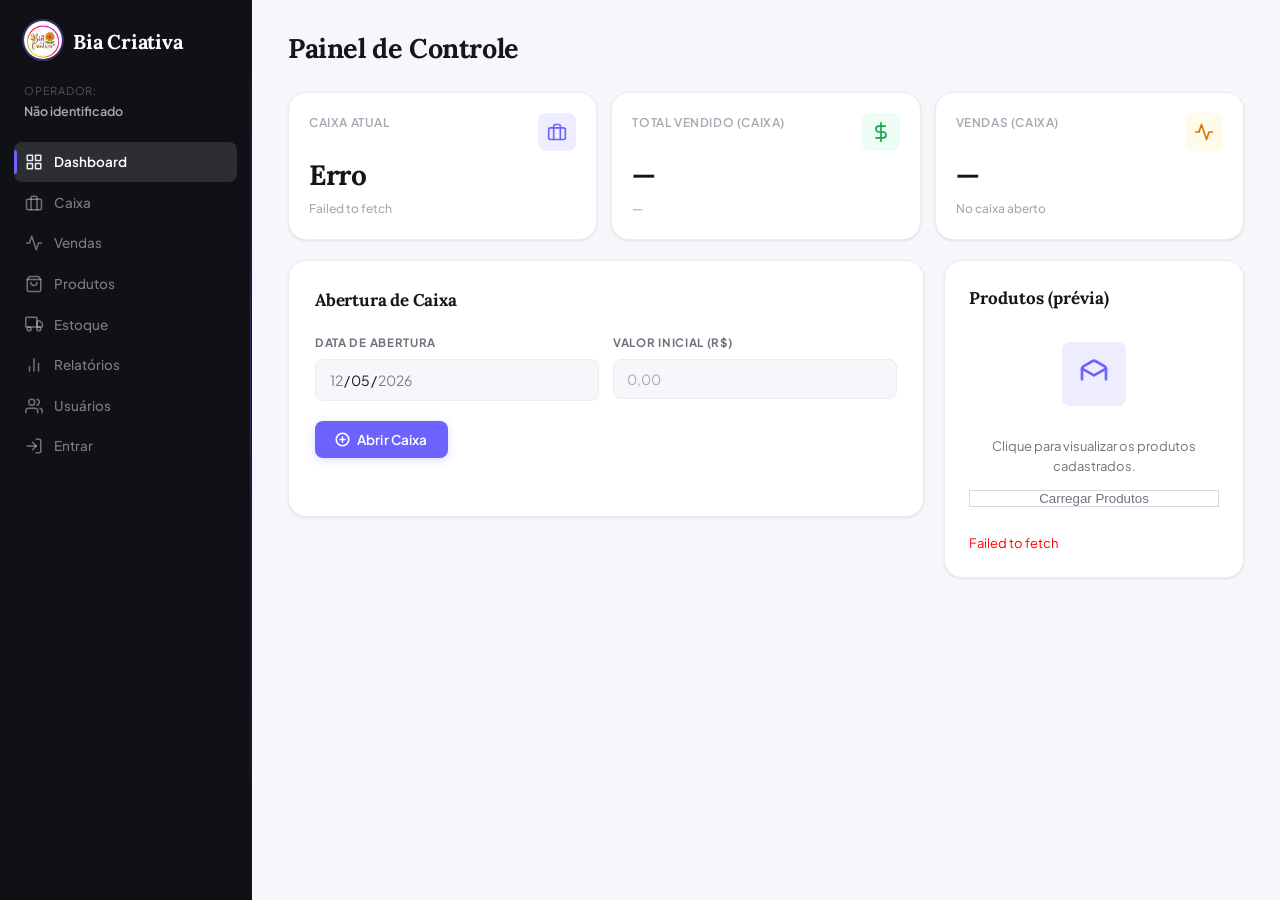
<file: frontend/index.html>
<!DOCTYPE html>
<html lang="pt-BR">
<head>
  <meta charset="UTF-8">
  <meta name="viewport" content="width=device-width, initial-scale=1.0">
  <title>Bia Criativa</title>
  <link rel="icon" href="favicon.svg" type="image/svg+xml">
  <link rel="stylesheet" href="css/style.css">
</head>
<body>
  <div class="layout">

    <aside class="sidebar">
      <div class="logo">
        <img src="logo-bia-criativa.png" alt="Bia Criativa" style="width:38px;height:38px;border-radius:50%;object-fit:cover;flex-shrink:0;margin-top:-3px;">
        <span class="logo-text">Bia Criativa</span>
      </div>
      <p class="sidebar-user">Operador: <span id="usuarioLogado">—</span></p>
      <nav class="menu">
        <a href="#" class="active"><span class="nav-icon"><svg width="18" height="18" viewBox="0 0 24 24" fill="none" stroke="currentColor" stroke-width="2" stroke-linecap="round" stroke-linejoin="round"><rect x="3" y="3" width="7" height="7"/><rect x="14" y="3" width="7" height="7"/><rect x="3" y="14" width="7" height="7"/><rect x="14" y="14" width="7" height="7"/></svg></span>Dashboard</a>
        <a href="pages/caixa.html"><span class="nav-icon"><svg width="18" height="18" viewBox="0 0 24 24" fill="none" stroke="currentColor" stroke-width="2" stroke-linecap="round" stroke-linejoin="round"><rect x="2" y="7" width="20" height="14" rx="2"/><path d="M16 21V5a2 2 0 0 0-2-2h-4a2 2 0 0 0-2 2v16"/></svg></span>Caixa</a>
        <a href="pages/vendas.html"><span class="nav-icon"><svg width="18" height="18" viewBox="0 0 24 24" fill="none" stroke="currentColor" stroke-width="2" stroke-linecap="round" stroke-linejoin="round"><polyline points="22 12 18 12 15 21 9 3 6 12 2 12"/></svg></span>Vendas</a>
        <a href="pages/produtos.html"><span class="nav-icon"><svg width="18" height="18" viewBox="0 0 24 24" fill="none" stroke="currentColor" stroke-width="2" stroke-linecap="round" stroke-linejoin="round"><path d="M6 2L3 6v14a2 2 0 0 0 2 2h14a2 2 0 0 0 2-2V6l-3-4z"/><line x1="3" y1="6" x2="21" y2="6"/><path d="M16 10a4 4 0 0 1-8 0"/></svg></span>Produtos</a>
        <a href="pages/estoque.html"><span class="nav-icon"><svg width="18" height="18" viewBox="0 0 24 24" fill="none" stroke="currentColor" stroke-width="2" stroke-linecap="round" stroke-linejoin="round"><rect x="1" y="3" width="15" height="13" rx="1"/><path d="M16 8h4l3 3v5h-7V8z"/><circle cx="5.5" cy="18.5" r="2.5"/><circle cx="18.5" cy="18.5" r="2.5"/></svg></span>Estoque</a>
        <a href="pages/relatorios.html"><span class="nav-icon"><svg width="18" height="18" viewBox="0 0 24 24" fill="none" stroke="currentColor" stroke-width="2" stroke-linecap="round" stroke-linejoin="round"><line x1="18" y1="20" x2="18" y2="10"/><line x1="12" y1="20" x2="12" y2="4"/><line x1="6" y1="20" x2="6" y2="14"/></svg></span>Relatórios</a>
        <a href="pages/usuarios.html"><span class="nav-icon"><svg width="18" height="18" viewBox="0 0 24 24" fill="none" stroke="currentColor" stroke-width="2" stroke-linecap="round" stroke-linejoin="round"><path d="M17 21v-2a4 4 0 0 0-4-4H5a4 4 0 0 0-4 4v2"/><circle cx="9" cy="7" r="4"/><path d="M23 21v-2a4 4 0 0 0-3-3.87"/><path d="M16 3.13a4 4 0 0 1 0 7.75"/></svg></span>Usuários</a>
        <a href="pages/login.html"><span class="nav-icon"><svg width="18" height="18" viewBox="0 0 24 24" fill="none" stroke="currentColor" stroke-width="2" stroke-linecap="round" stroke-linejoin="round"><path d="M15 3h4a2 2 0 0 1 2 2v14a2 2 0 0 1-2 2h-4"/><polyline points="10 17 15 12 10 7"/><line x1="15" y1="12" x2="3" y2="12"/></svg></span>Entrar</a>
      </nav>
    </aside>

    <div class="content-area">
      <header class="header">
        <h1>Painel de Controle</h1>
      </header>

      <main class="main-content">

        <section class="cards">
          <div class="card">
            <div class="card-header">
              <span class="card-title">Caixa Atual</span>
              <div class="card-icon icon-blue">
                <svg width="20" height="20" viewBox="0 0 24 24" fill="none" stroke="currentColor" stroke-width="2" stroke-linecap="round" stroke-linejoin="round"><rect x="2" y="7" width="20" height="14" rx="2"/><path d="M16 21V5a2 2 0 0 0-2-2h-4a2 2 0 0 0-2 2v16"/></svg>
              </div>
            </div>
            <h2 id="dashCaixaStatus">—</h2>
            <p class="card-info" id="dashCaixaInfo">Carregando…</p>
          </div>

          <div class="card">
            <div class="card-header">
              <span class="card-title">Total Vendido (caixa)</span>
              <div class="card-icon icon-green">
                <svg width="20" height="20" viewBox="0 0 24 24" fill="none" stroke="currentColor" stroke-width="2" stroke-linecap="round" stroke-linejoin="round"><line x1="12" y1="1" x2="12" y2="23"/><path d="M17 5H9.5a3.5 3.5 0 0 0 0 7h5a3.5 3.5 0 0 1 0 7H6"/></svg>
              </div>
            </div>
            <h2 id="dashTotalVendido">—</h2>
            <p class="card-info" id="dashVendasInfo">—</p>
          </div>

          <div class="card">
            <div class="card-header">
              <span class="card-title">Vendas (caixa)</span>
              <div class="card-icon icon-amber">
                <svg width="20" height="20" viewBox="0 0 24 24" fill="none" stroke="currentColor" stroke-width="2" stroke-linecap="round" stroke-linejoin="round"><polyline points="22 12 18 12 15 21 9 3 6 12 2 12"/></svg>
              </div>
            </div>
            <h2 id="dashQtdVendas">—</h2>
            <p class="card-info">No caixa aberto</p>
          </div>
        </section>

        <section class="dashboard-grid">
          <div class="dashboard-main">
            <div class="panel">
              <h2>Abertura de Caixa</h2>
              <div class="panel-row">
                <div class="form-group">
                  <label>Data de Abertura</label>
                  <input type="date" id="dataCaixa">
                </div>
                <div class="form-group">
                  <label>Valor Inicial (R$)</label>
                  <input type="number" id="valorInicial" placeholder="0,00" step="0.01" min="0">
                </div>
              </div>
              <button type="button" id="btnAbrirCaixa">
                <svg width="15" height="15" viewBox="0 0 24 24" fill="none" stroke="currentColor" stroke-width="2.5" stroke-linecap="round" stroke-linejoin="round"><circle cx="12" cy="12" r="10"/><line x1="12" y1="8" x2="12" y2="16"/><line x1="8" y1="12" x2="16" y2="12"/></svg>
                Abrir Caixa
              </button>
              <p id="mensagem"></p>
            </div>
          </div>

          <aside class="side-panel">
            <h2>Produtos (prévia)</h2>
            <div class="card-icon icon-blue" style="width:64px;height:64px;margin:16px auto;">
              <svg width="32" height="32" viewBox="0 0 24 24" fill="none" stroke="currentColor" stroke-width="2" stroke-linecap="round" stroke-linejoin="round">
                <path d="M21 16V8a2 2 0 0 0-1-1.73l-7-4a2 2 0 0 0-2 0l-7 4A2 2 0 0 0 3 8v8"/>
                <path d="M3 8l9 5 9-5"/>
              </svg>
            </div>
            <p>Clique para visualizar os produtos cadastrados.</p>
            <button type="button" class="btn-ghost" id="btnCarregarProdutos">Carregar Produtos</button>
            <div id="listaProdutos" style="margin-top:12px;width:100%;text-align:left"></div>
          </aside>
        </section>

      </main>
    </div>
  </div>

  <script src="js/config.js"></script>
  <script src="js/auth.js"></script>
  <script src="js/api.js"></script>
  <script src="js/main.js"></script>
</body>
</html>
</file>
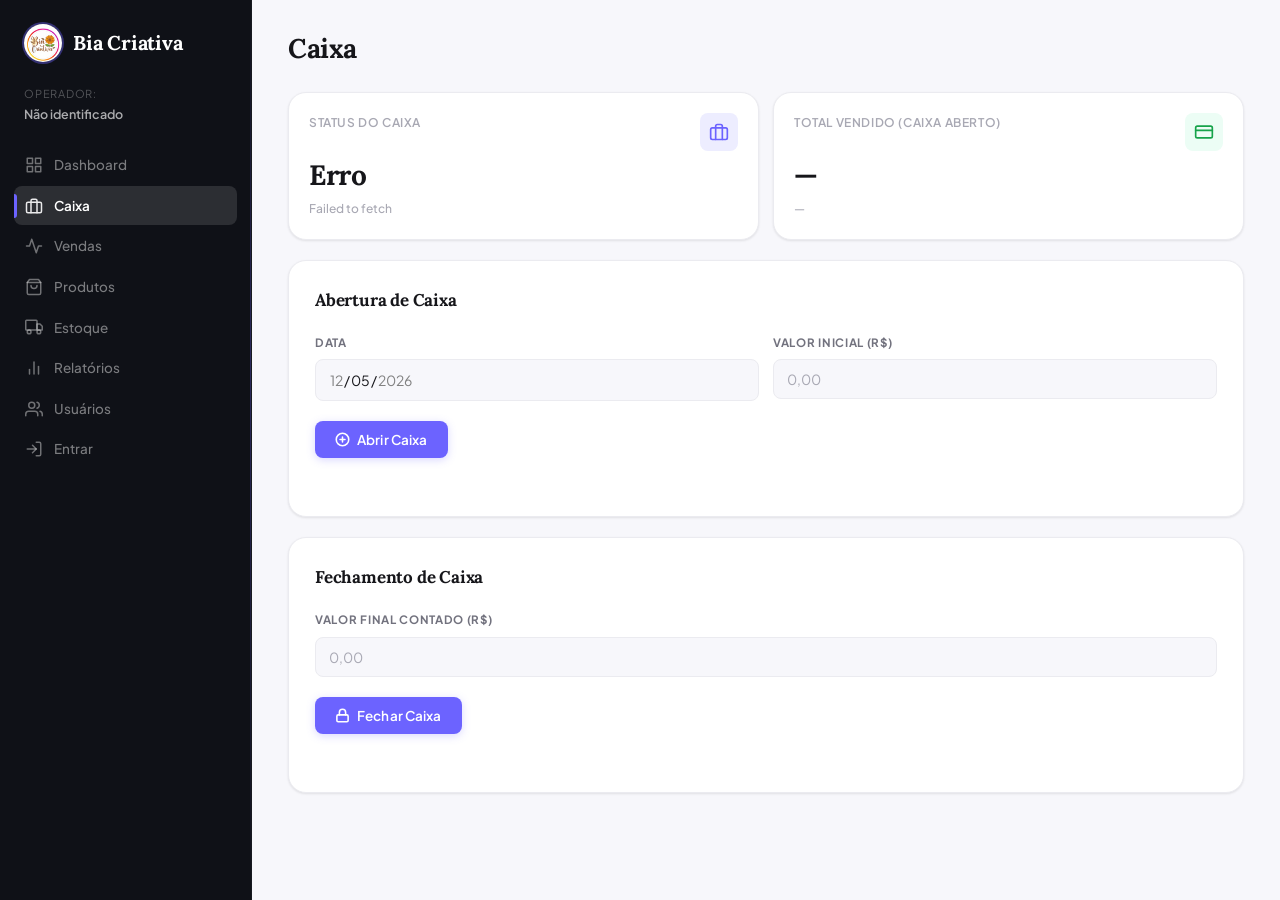
<file: frontend/pages/caixa.html>
<!DOCTYPE html>
<html lang="pt-BR">
<head>
  <meta charset="UTF-8">
  <meta name="viewport" content="width=device-width, initial-scale=1.0">
  <title>Caixa - Bia Criativa</title>
  <link rel="icon" href="../favicon.svg" type="image/svg+xml">
  <link rel="stylesheet" href="../css/style.css">
</head>
<body>
  <div class="layout">
    <aside class="sidebar">
      <div class="logo">
        <img src="../logo-bia-criativa.png" alt="Bia Criativa" style="width:38px;height:38px;border-radius:50%;object-fit:cover;flex-shrink:0;">
        <span class="logo-text">Bia Criativa</span>
      </div>
      <p class="sidebar-user">Operador: <span id="usuarioLogado">—</span></p>
      <nav class="menu">
        <a href="../index.html"><span class="nav-icon"><svg width="18" height="18" viewBox="0 0 24 24" fill="none" stroke="currentColor" stroke-width="2" stroke-linecap="round" stroke-linejoin="round"><rect x="3" y="3" width="7" height="7"/><rect x="14" y="3" width="7" height="7"/><rect x="3" y="14" width="7" height="7"/><rect x="14" y="14" width="7" height="7"/></svg></span>Dashboard</a>
        <a href="#" class="active"><span class="nav-icon"><svg width="18" height="18" viewBox="0 0 24 24" fill="none" stroke="currentColor" stroke-width="2" stroke-linecap="round" stroke-linejoin="round"><rect x="2" y="7" width="20" height="14" rx="2"/><path d="M16 21V5a2 2 0 0 0-2-2h-4a2 2 0 0 0-2 2v16"/></svg></span>Caixa</a>
        <a href="vendas.html"><span class="nav-icon"><svg width="18" height="18" viewBox="0 0 24 24" fill="none" stroke="currentColor" stroke-width="2" stroke-linecap="round" stroke-linejoin="round"><polyline points="22 12 18 12 15 21 9 3 6 12 2 12"/></svg></span>Vendas</a>
        <a href="produtos.html"><span class="nav-icon"><svg width="18" height="18" viewBox="0 0 24 24" fill="none" stroke="currentColor" stroke-width="2" stroke-linecap="round" stroke-linejoin="round"><path d="M6 2L3 6v14a2 2 0 0 0 2 2h14a2 2 0 0 0 2-2V6l-3-4z"/><line x1="3" y1="6" x2="21" y2="6"/><path d="M16 10a4 4 0 0 1-8 0"/></svg></span>Produtos</a>
        <a href="estoque.html"><span class="nav-icon"><svg width="18" height="18" viewBox="0 0 24 24" fill="none" stroke="currentColor" stroke-width="2" stroke-linecap="round" stroke-linejoin="round"><rect x="1" y="3" width="15" height="13" rx="1"/><path d="M16 8h4l3 3v5h-7V8z"/><circle cx="5.5" cy="18.5" r="2.5"/><circle cx="18.5" cy="18.5" r="2.5"/></svg></span>Estoque</a>
        <a href="relatorios.html"><span class="nav-icon"><svg width="18" height="18" viewBox="0 0 24 24" fill="none" stroke="currentColor" stroke-width="2" stroke-linecap="round" stroke-linejoin="round"><line x1="18" y1="20" x2="18" y2="10"/><line x1="12" y1="20" x2="12" y2="4"/><line x1="6" y1="20" x2="6" y2="14"/></svg></span>Relatórios</a>
        <a href="usuarios.html"><span class="nav-icon"><svg width="18" height="18" viewBox="0 0 24 24" fill="none" stroke="currentColor" stroke-width="2" stroke-linecap="round" stroke-linejoin="round"><path d="M17 21v-2a4 4 0 0 0-4-4H5a4 4 0 0 0-4 4v2"/><circle cx="9" cy="7" r="4"/><path d="M23 21v-2a4 4 0 0 0-3-3.87"/><path d="M16 3.13a4 4 0 0 1 0 7.75"/></svg></span>Usuários</a>
        <a href="login.html"><span class="nav-icon"><svg width="18" height="18" viewBox="0 0 24 24" fill="none" stroke="currentColor" stroke-width="2" stroke-linecap="round" stroke-linejoin="round"><path d="M15 3h4a2 2 0 0 1 2 2v14a2 2 0 0 1-2 2h-4"/><polyline points="10 17 15 12 10 7"/><line x1="15" y1="12" x2="3" y2="12"/></svg></span>Entrar</a>
      </nav>
    </aside>

    <div class="content-area">
      <header class="header">
        <h1>Caixa</h1>
      </header>

      <main class="main-content">
        <section class="cards">
          <div class="card">
            <div class="card-header">
              <p class="card-title">Status do Caixa</p>
              <div class="card-icon icon-blue">
                <svg width="20" height="20" viewBox="0 0 24 24" fill="none" stroke="currentColor" stroke-width="2" stroke-linecap="round" stroke-linejoin="round"><rect x="2" y="7" width="20" height="14" rx="2"/><path d="M16 21V5a2 2 0 0 0-2-2h-4a2 2 0 0 0-2 2v16"/></svg>
              </div>
            </div>
            <h2 id="caixaStatusTitulo">—</h2>
            <span class="card-info" id="caixaStatusInfo">Carregando…</span>
          </div>

          <div class="card">
            <div class="card-header">
              <p class="card-title">Total vendido (caixa aberto)</p>
              <div class="card-icon icon-green">
                <svg width="20" height="20" viewBox="0 0 24 24" fill="none" stroke="currentColor" stroke-width="2" stroke-linecap="round" stroke-linejoin="round"><rect x="2" y="5" width="20" height="14" rx="2"/><line x1="2" y1="10" x2="22" y2="10"/></svg>
              </div>
            </div>
            <h2 id="caixaTotalDia">—</h2>
            <span class="card-info" id="caixaTotalDiaInfo">—</span>
          </div>
        </section>

        <section class="panel">
          <h2>Abertura de Caixa</h2>
          <div class="panel-row">
            <div class="form-group">
              <label>Data</label>
              <input type="date" id="dataCaixa">
            </div>
            <div class="form-group">
              <label>Valor inicial (R$)</label>
              <input type="number" id="valorInicial" placeholder="0,00" min="0" step="0.01">
            </div>
          </div>
          <button type="button" id="btnAbrirCaixa">
            <svg width="15" height="15" viewBox="0 0 24 24" fill="none" stroke="currentColor" stroke-width="2.5" stroke-linecap="round" stroke-linejoin="round"><circle cx="12" cy="12" r="10"/><line x1="12" y1="8" x2="12" y2="16"/><line x1="8" y1="12" x2="16" y2="12"/></svg>
            Abrir Caixa
          </button>
          <p id="mensagem"></p>
        </section>

        <section class="panel">
          <h2>Fechamento de Caixa</h2>
          <div class="form-group" style="margin-bottom:14px">
            <label>Valor final contado (R$)</label>
            <input type="number" id="valorFinalCaixa" placeholder="0,00" min="0" step="0.01">
          </div>
          <button type="button" id="btnFecharCaixa">
            <svg width="15" height="15" viewBox="0 0 24 24" fill="none" stroke="currentColor" stroke-width="2.5" stroke-linecap="round" stroke-linejoin="round"><rect x="3" y="11" width="18" height="11" rx="2"/><path d="M7 11V7a5 5 0 0 1 10 0v4"/></svg>
            Fechar Caixa
          </button>
          <p id="mensagemFechar"></p>
        </section>
      </main>
    </div>
  </div>

  <script src="../js/config.js"></script>
  <script src="../js/auth.js"></script>
  <script src="../js/api.js"></script>
  <script src="../js/main.js"></script>
</body>
</html>
</file>
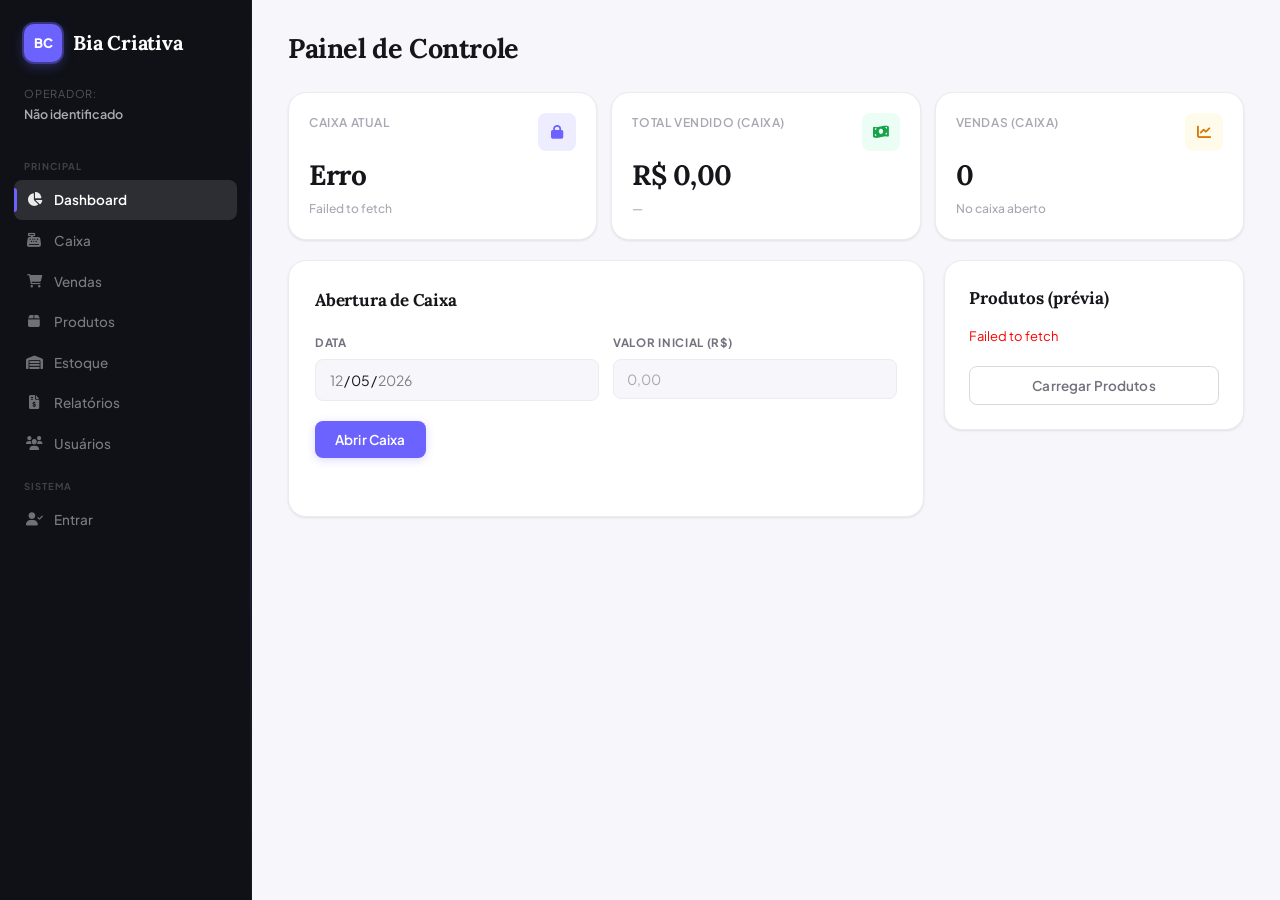
<file: frontend/pages/dashboard.html>
<!DOCTYPE html>
<html lang="pt-BR">
<head>
    <meta charset="UTF-8">
    <meta name="viewport" content="width=device-width, initial-scale=1.0">
    <title>Bia Criativa</title>

    <link rel="stylesheet" href="https://cdnjs.cloudflare.com/ajax/libs/font-awesome/6.0.0/css/all.min.css">
    <link rel="stylesheet" href="../css/style.css">
</head>
<body>
    <div class="layout">
        <aside class="sidebar">
            <div class="logo">
                <div class="logo-icon">BC</div>
                <span class="logo-text">Bia Criativa</span>
            </div>

            <p class="sidebar-user">
                Operador: <span id="usuarioLogado">—</span>
            </p>

            <nav class="menu">
                <p class="nav-label">Principal</p>

                <a href="dashboard.html" class="active">
                    <div class="nav-icon"><i class="fa-solid fa-chart-pie"></i></div>
                    Dashboard
                </a>

                <a href="caixa.html">
                    <div class="nav-icon"><i class="fa-solid fa-cash-register"></i></div>
                    Caixa
                </a>

                <a href="vendas.html">
                    <div class="nav-icon"><i class="fa-solid fa-cart-shopping"></i></div>
                    Vendas
                </a>

                <a href="produtos.html">
                    <div class="nav-icon"><i class="fa-solid fa-box"></i></div>
                    Produtos
                </a>

                <a href="estoque.html">
                    <div class="nav-icon"><i class="fa-solid fa-warehouse"></i></div>
                    Estoque
                </a>

                <a href="relatorios.html">
                    <div class="nav-icon"><i class="fa-solid fa-file-invoice-dollar"></i></div>
                    Relatórios
                </a>

                <a href="usuarios.html">
                    <div class="nav-icon"><i class="fa-solid fa-users"></i></div>
                    Usuários
                </a>

                <p class="nav-label">Sistema</p>

                <a href="login.html">
                    <div class="nav-icon"><i class="fa-solid fa-user-check"></i></div>
                    Entrar
                </a>
            </nav>
        </aside>

        <div class="content-area">
            <header class="header">
                <h1>Painel de Controle</h1>
            </header>

            <main class="main-content">

                <!-- CARDS -->
                <section class="cards">

                    <div class="card">
                        <div class="card-header">
                            <span class="card-title">Caixa Atual</span>
                            <div class="card-icon icon-blue">
                                <i class="fa-solid fa-lock"></i>
                            </div>
                        </div>

                        <h2 id="dashCaixaStatus">Fechado</h2>
                        <p id="dashCaixaInfo" class="card-info">Abra o caixa abaixo</p>
                    </div>

                    <div class="card">
                        <div class="card-header">
                            <span class="card-title">Total Vendido (caixa)</span>
                            <div class="card-icon icon-green">
                                <i class="fa-solid fa-money-bill-wave"></i>
                            </div>
                        </div>

                        <h2 id="dashTotalVendido">R$ 0,00</h2>
                        <p id="dashVendasInfo" class="card-info">—</p>
                    </div>

                    <div class="card">
                        <div class="card-header">
                            <span class="card-title">Vendas (caixa)</span>
                            <div class="card-icon icon-amber">
                                <i class="fa-solid fa-chart-line"></i>
                            </div>
                        </div>

                        <h2 id="dashQtdVendas">0</h2>
                        <p class="card-info">No caixa aberto</p>
                    </div>

                </section>

                <!-- GRID -->
                <section class="dashboard-grid">

                    <!-- ESQUERDA -->
                    <div class="dashboard-main">
                        <div class="panel">
                            <h2>Abertura de Caixa</h2>

                            <div class="panel-row">
                                <div class="form-group">
                                    <label>Data</label>
                                    <input type="date" id="dataCaixa">
                                </div>

                                <div class="form-group">
                                    <label>Valor inicial (R$)</label>
                                    <input type="number" id="valorInicial" step="0.01" placeholder="0,00">
                                </div>
                            </div>

                            <button type="button" id="btnAbrirCaixa" class="btn-primary">
                                Abrir Caixa
                            </button>

                            <p id="mensagem"></p>
                        </div>
                    </div>

                    <!-- DIREITA -->
                    <aside class="side-panel">
                        <h2>Produtos (prévia)</h2>

                        <div id="listaProdutos">
                            <p>Nenhum produto carregado.</p>
                        </div>

                        <button id="btnCarregarProdutos" class="btn-primary btn-ghost">
                            Carregar Produtos
                        </button>
                    </aside>

                </section>

            </main>
        </div>
    </div>

    <!-- ✅ ESSENCIAL -->
    <script src="../js/config.js"></script>
    <script src="../js/auth.js"></script>
    <script src="../js/api.js"></script>
    <script src="../js/main.js"></script>
</body>
</html>
</file>
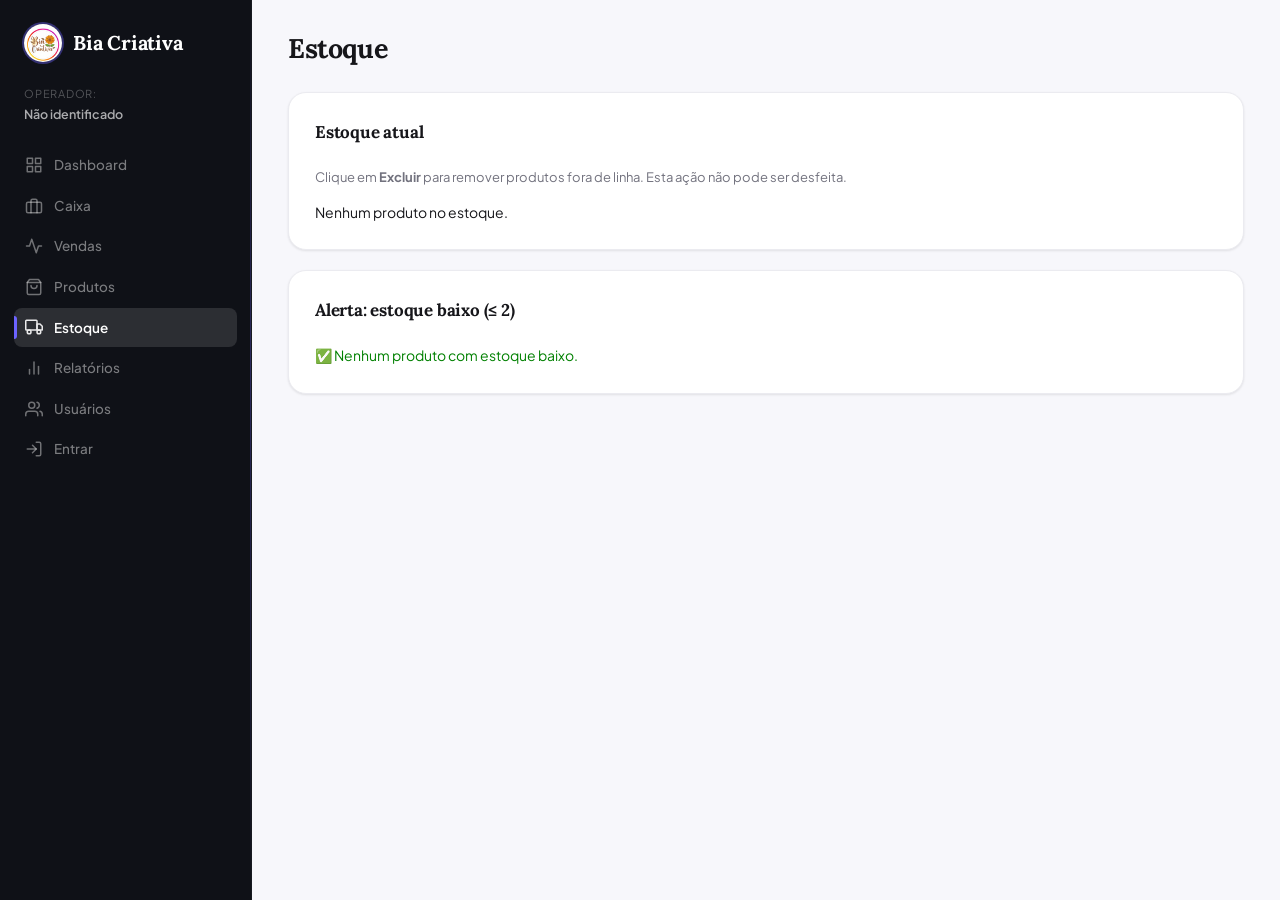
<file: frontend/pages/estoque.html>
<!DOCTYPE html>
<html lang="pt-BR">
<head>
  <meta charset="UTF-8">
  <meta name="viewport" content="width=device-width, initial-scale=1.0">
  <title>Estoque - Bia Criativa</title>
  <link rel="icon" href="../favicon.svg" type="image/svg+xml">
  <link rel="stylesheet" href="../css/style.css">
</head>
<body>
  <div class="layout">
    <aside class="sidebar">
      <div class="logo">
        <img src="../logo-bia-criativa.png" alt="Bia Criativa" style="width:38px;height:38px;border-radius:50%;object-fit:cover;flex-shrink:0;">
        <span class="logo-text">Bia Criativa</span>
      </div>
      <p class="sidebar-user">Operador: <span id="usuarioLogado">—</span></p>
      <nav class="menu">
        <a href="../index.html"><span class="nav-icon"><svg width="18" height="18" viewBox="0 0 24 24" fill="none" stroke="currentColor" stroke-width="2" stroke-linecap="round" stroke-linejoin="round"><rect x="3" y="3" width="7" height="7"/><rect x="14" y="3" width="7" height="7"/><rect x="3" y="14" width="7" height="7"/><rect x="14" y="14" width="7" height="7"/></svg></span>Dashboard</a>
        <a href="caixa.html"><span class="nav-icon"><svg width="18" height="18" viewBox="0 0 24 24" fill="none" stroke="currentColor" stroke-width="2" stroke-linecap="round" stroke-linejoin="round"><rect x="2" y="7" width="20" height="14" rx="2"/><path d="M16 21V5a2 2 0 0 0-2-2h-4a2 2 0 0 0-2 2v16"/></svg></span>Caixa</a>
        <a href="vendas.html"><span class="nav-icon"><svg width="18" height="18" viewBox="0 0 24 24" fill="none" stroke="currentColor" stroke-width="2" stroke-linecap="round" stroke-linejoin="round"><polyline points="22 12 18 12 15 21 9 3 6 12 2 12"/></svg></span>Vendas</a>
        <a href="produtos.html"><span class="nav-icon"><svg width="18" height="18" viewBox="0 0 24 24" fill="none" stroke="currentColor" stroke-width="2" stroke-linecap="round" stroke-linejoin="round"><path d="M6 2L3 6v14a2 2 0 0 0 2 2h14a2 2 0 0 0 2-2V6l-3-4z"/><line x1="3" y1="6" x2="21" y2="6"/><path d="M16 10a4 4 0 0 1-8 0"/></svg></span>Produtos</a>
        <a href="#" class="active"><span class="nav-icon"><svg width="18" height="18" viewBox="0 0 24 24" fill="none" stroke="currentColor" stroke-width="2" stroke-linecap="round" stroke-linejoin="round"><rect x="1" y="3" width="15" height="13" rx="1"/><path d="M16 8h4l3 3v5h-7V8z"/><circle cx="5.5" cy="18.5" r="2.5"/><circle cx="18.5" cy="18.5" r="2.5"/></svg></span>Estoque</a>
        <a href="relatorios.html"><span class="nav-icon"><svg width="18" height="18" viewBox="0 0 24 24" fill="none" stroke="currentColor" stroke-width="2" stroke-linecap="round" stroke-linejoin="round"><line x1="18" y1="20" x2="18" y2="10"/><line x1="12" y1="20" x2="12" y2="4"/><line x1="6" y1="20" x2="6" y2="14"/></svg></span>Relatórios</a>
        <a href="usuarios.html"><span class="nav-icon"><svg width="18" height="18" viewBox="0 0 24 24" fill="none" stroke="currentColor" stroke-width="2" stroke-linecap="round" stroke-linejoin="round"><path d="M17 21v-2a4 4 0 0 0-4-4H5a4 4 0 0 0-4 4v2"/><circle cx="9" cy="7" r="4"/><path d="M23 21v-2a4 4 0 0 0-3-3.87"/><path d="M16 3.13a4 4 0 0 1 0 7.75"/></svg></span>Usuários</a>
        <a href="login.html"><span class="nav-icon"><svg width="18" height="18" viewBox="0 0 24 24" fill="none" stroke="currentColor" stroke-width="2" stroke-linecap="round" stroke-linejoin="round"><path d="M15 3h4a2 2 0 0 1 2 2v14a2 2 0 0 1-2 2h-4"/><polyline points="10 17 15 12 10 7"/><line x1="15" y1="12" x2="3" y2="12"/></svg></span>Entrar</a>
      </nav>
    </aside>

    <div class="content-area">
      <header class="header">
        <h1>Estoque</h1>
      </header>

      <main class="main-content">
        <section class="panel">
          <h2>Estoque atual</h2>
          <p class="text-muted">Clique em <strong>Excluir</strong> para remover produtos fora de linha. Esta ação não pode ser desfeita.</p>
          <div id="tabelaEstoque">Carregando…</div>
        </section>

        <section class="panel">
          <h2>Alerta: estoque baixo (≤ 2)</h2>
          <div id="listaEstoqueBaixo">Carregando…</div>
        </section>
      </main>
    </div>
  </div>

  <script src="../js/config.js"></script>
  <script src="../js/auth.js"></script>
  <script src="../js/api.js"></script>
  <script src="../js/main.js"></script>
</body>
</html>
</file>
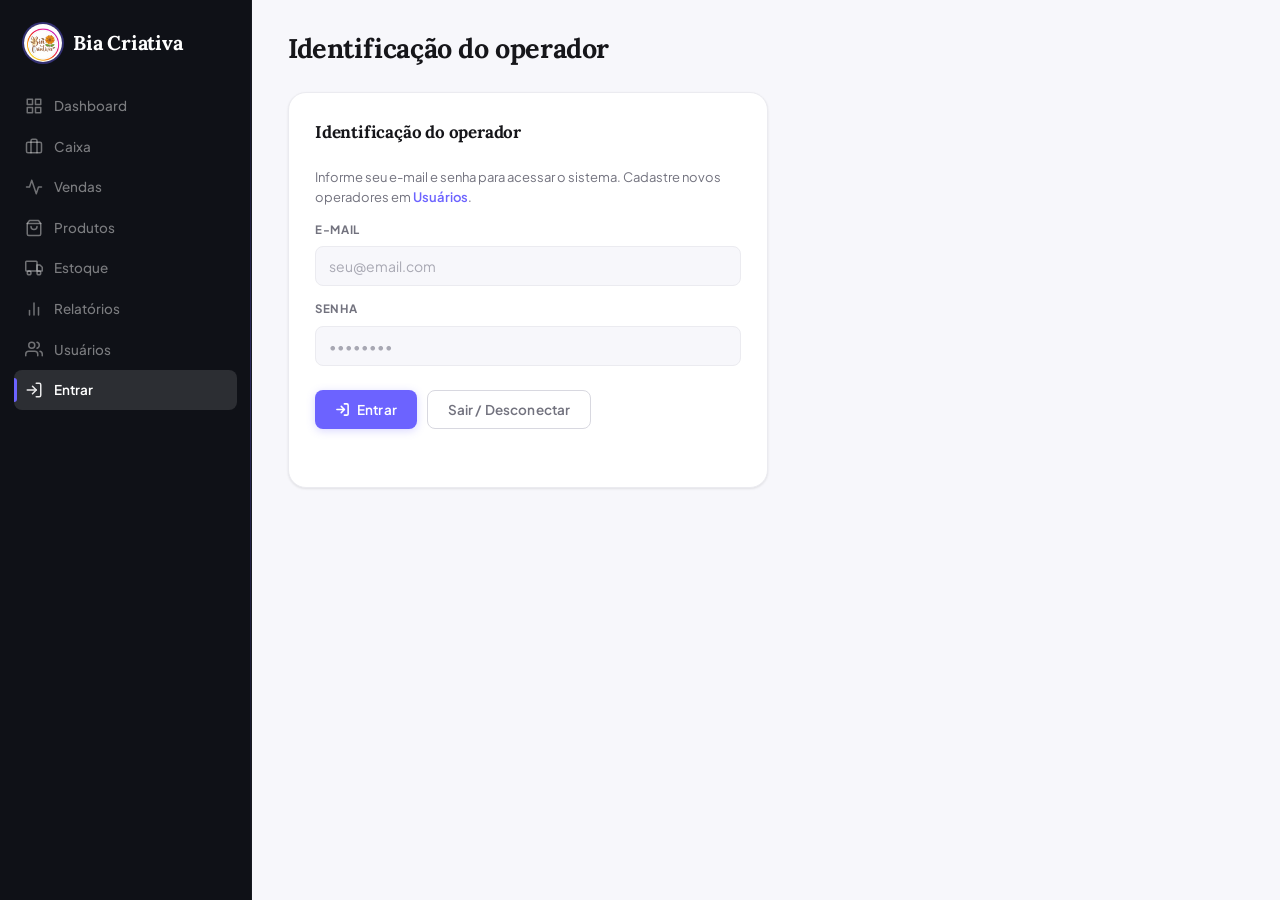
<file: frontend/pages/login.html>
<!DOCTYPE html>
<html lang="pt-BR">
<head>
  <meta charset="UTF-8">
  <meta name="viewport" content="width=device-width, initial-scale=1.0">
  <title>Entrar - Bia Criativa</title>
  <link rel="icon" href="../favicon.svg" type="image/svg+xml">
  <link rel="stylesheet" href="../css/style.css">
</head>
<body>
  <div class="layout">
    <aside class="sidebar">
      <div class="logo">
        <img src="../logo-bia-criativa.png" alt="Bia Criativa" style="width:38px;height:38px;border-radius:50%;object-fit:cover;flex-shrink:0;">
        <span class="logo-text">Bia Criativa</span>
      </div>
      <nav class="menu">
        <a href="../index.html"><span class="nav-icon"><svg width="18" height="18" viewBox="0 0 24 24" fill="none" stroke="currentColor" stroke-width="2" stroke-linecap="round" stroke-linejoin="round"><rect x="3" y="3" width="7" height="7"/><rect x="14" y="3" width="7" height="7"/><rect x="3" y="14" width="7" height="7"/><rect x="14" y="14" width="7" height="7"/></svg></span>Dashboard</a>
        <a href="caixa.html"><span class="nav-icon"><svg width="18" height="18" viewBox="0 0 24 24" fill="none" stroke="currentColor" stroke-width="2" stroke-linecap="round" stroke-linejoin="round"><rect x="2" y="7" width="20" height="14" rx="2"/><path d="M16 21V5a2 2 0 0 0-2-2h-4a2 2 0 0 0-2 2v16"/></svg></span>Caixa</a>
        <a href="vendas.html"><span class="nav-icon"><svg width="18" height="18" viewBox="0 0 24 24" fill="none" stroke="currentColor" stroke-width="2" stroke-linecap="round" stroke-linejoin="round"><polyline points="22 12 18 12 15 21 9 3 6 12 2 12"/></svg></span>Vendas</a>
        <a href="produtos.html"><span class="nav-icon"><svg width="18" height="18" viewBox="0 0 24 24" fill="none" stroke="currentColor" stroke-width="2" stroke-linecap="round" stroke-linejoin="round"><path d="M6 2L3 6v14a2 2 0 0 0 2 2h14a2 2 0 0 0 2-2V6l-3-4z"/><line x1="3" y1="6" x2="21" y2="6"/><path d="M16 10a4 4 0 0 1-8 0"/></svg></span>Produtos</a>
        <a href="estoque.html"><span class="nav-icon"><svg width="18" height="18" viewBox="0 0 24 24" fill="none" stroke="currentColor" stroke-width="2" stroke-linecap="round" stroke-linejoin="round"><rect x="1" y="3" width="15" height="13" rx="1"/><path d="M16 8h4l3 3v5h-7V8z"/><circle cx="5.5" cy="18.5" r="2.5"/><circle cx="18.5" cy="18.5" r="2.5"/></svg></span>Estoque</a>
        <a href="relatorios.html"><span class="nav-icon"><svg width="18" height="18" viewBox="0 0 24 24" fill="none" stroke="currentColor" stroke-width="2" stroke-linecap="round" stroke-linejoin="round"><line x1="18" y1="20" x2="18" y2="10"/><line x1="12" y1="20" x2="12" y2="4"/><line x1="6" y1="20" x2="6" y2="14"/></svg></span>Relatórios</a>
        <a href="usuarios.html"><span class="nav-icon"><svg width="18" height="18" viewBox="0 0 24 24" fill="none" stroke="currentColor" stroke-width="2" stroke-linecap="round" stroke-linejoin="round"><path d="M17 21v-2a4 4 0 0 0-4-4H5a4 4 0 0 0-4 4v2"/><circle cx="9" cy="7" r="4"/><path d="M23 21v-2a4 4 0 0 0-3-3.87"/><path d="M16 3.13a4 4 0 0 1 0 7.75"/></svg></span>Usuários</a>
        <a href="#" class="active"><span class="nav-icon"><svg width="18" height="18" viewBox="0 0 24 24" fill="none" stroke="currentColor" stroke-width="2" stroke-linecap="round" stroke-linejoin="round"><path d="M15 3h4a2 2 0 0 1 2 2v14a2 2 0 0 1-2 2h-4"/><polyline points="10 17 15 12 10 7"/><line x1="15" y1="12" x2="3" y2="12"/></svg></span>Entrar</a>
      </nav>
    </aside>

    <div class="content-area">
      <header class="header">
        <h1>Identificação do operador</h1>
      </header>

      <main class="main-content">
        <section class="panel panel-login" style="max-width:480px">
          <h2>Identificação do operador</h2>
          <p class="text-muted">Informe seu e-mail e senha para acessar o sistema. Cadastre novos operadores em <a href="usuarios.html" style="color:var(--accent);font-weight:600;text-decoration:none">Usuários</a>.</p>

          <!-- Painel: já está logado -->
          <div id="painelOperadorLogado" style="display:none">
            <div style="background:var(--accent-light);border:1.5px solid var(--accent);border-radius:10px;padding:14px 18px;margin-bottom:16px;display:flex;align-items:center;gap:12px">
              <svg width="22" height="22" viewBox="0 0 24 24" fill="none" stroke="var(--accent)" stroke-width="2" stroke-linecap="round" stroke-linejoin="round"><path d="M20 21v-2a4 4 0 0 0-4-4H8a4 4 0 0 0-4 4v2"/><circle cx="12" cy="7" r="4"/></svg>
              <div>
                <div style="font-size:12px;color:var(--text-muted)">Operador identificado</div>
                <div style="font-weight:700;color:var(--text)" id="operadorAtualInfo">—</div>
              </div>
            </div>
            <div style="display:flex;gap:10px;flex-wrap:wrap">
              <a href="../index.html" style="display:inline-flex;align-items:center;gap:6px;background:var(--accent);color:#fff;padding:11px 20px;border-radius:10px;font-size:14px;font-weight:600;text-decoration:none">
                <svg width="15" height="15" viewBox="0 0 24 24" fill="none" stroke="currentColor" stroke-width="2.5" stroke-linecap="round" stroke-linejoin="round"><rect x="3" y="3" width="7" height="7"/><rect x="14" y="3" width="7" height="7"/><rect x="3" y="14" width="7" height="7"/><rect x="14" y="14" width="7" height="7"/></svg>
                Ir ao Dashboard
              </a>
              <!-- CORREÇÃO: botão renomeado para Sair / Desconectar -->
              <button type="button" id="btnTrocarOperador" class="btn-ghost">
                <svg width="14" height="14" viewBox="0 0 24 24" fill="none" stroke="currentColor" stroke-width="2.5" stroke-linecap="round" stroke-linejoin="round" style="margin-right:4px"><path d="M9 21H5a2 2 0 0 1-2-2V5a2 2 0 0 1 2-2h4"/><polyline points="16 17 21 12 16 7"/><line x1="21" y1="12" x2="9" y2="12"/></svg>
                Sair / Desconectar
              </button>
            </div>
          </div>

          <!-- Painel: formulário de login -->
          <div id="painelFormLogin">
            <div class="form-group" style="margin-bottom:14px">
              <label>E-mail</label>
              <input type="email" id="inputEmailLogin" placeholder="seu@email.com" autocomplete="email">
            </div>
            <div class="form-group" style="margin-bottom:18px;position:relative">
              <label>Senha</label>
              <input type="password" id="inputSenhaLogin" placeholder="••••••••" autocomplete="current-password">
            </div>
            <div style="display:flex;gap:10px;flex-wrap:wrap">
              <button type="button" id="btnEntrarLogin">
                <svg width="15" height="15" viewBox="0 0 24 24" fill="none" stroke="currentColor" stroke-width="2.5" stroke-linecap="round" stroke-linejoin="round"><path d="M15 3h4a2 2 0 0 1 2 2v14a2 2 0 0 1-2 2h-4"/><polyline points="10 17 15 12 10 7"/><line x1="15" y1="12" x2="3" y2="12"/></svg>
                Entrar
              </button>
              <button type="button" id="btnSairLogin" class="btn-ghost">Sair / Desconectar</button>
            </div>
          </div>

          <p id="mensagemLogin"></p>
        </section>
      </main>
    </div>
  </div>

  <script src="../js/config.js"></script>
  <script src="../js/auth.js"></script>
  <script src="../js/api.js"></script>
  <script src="../js/main.js"></script>
</body>
</html>
</file>
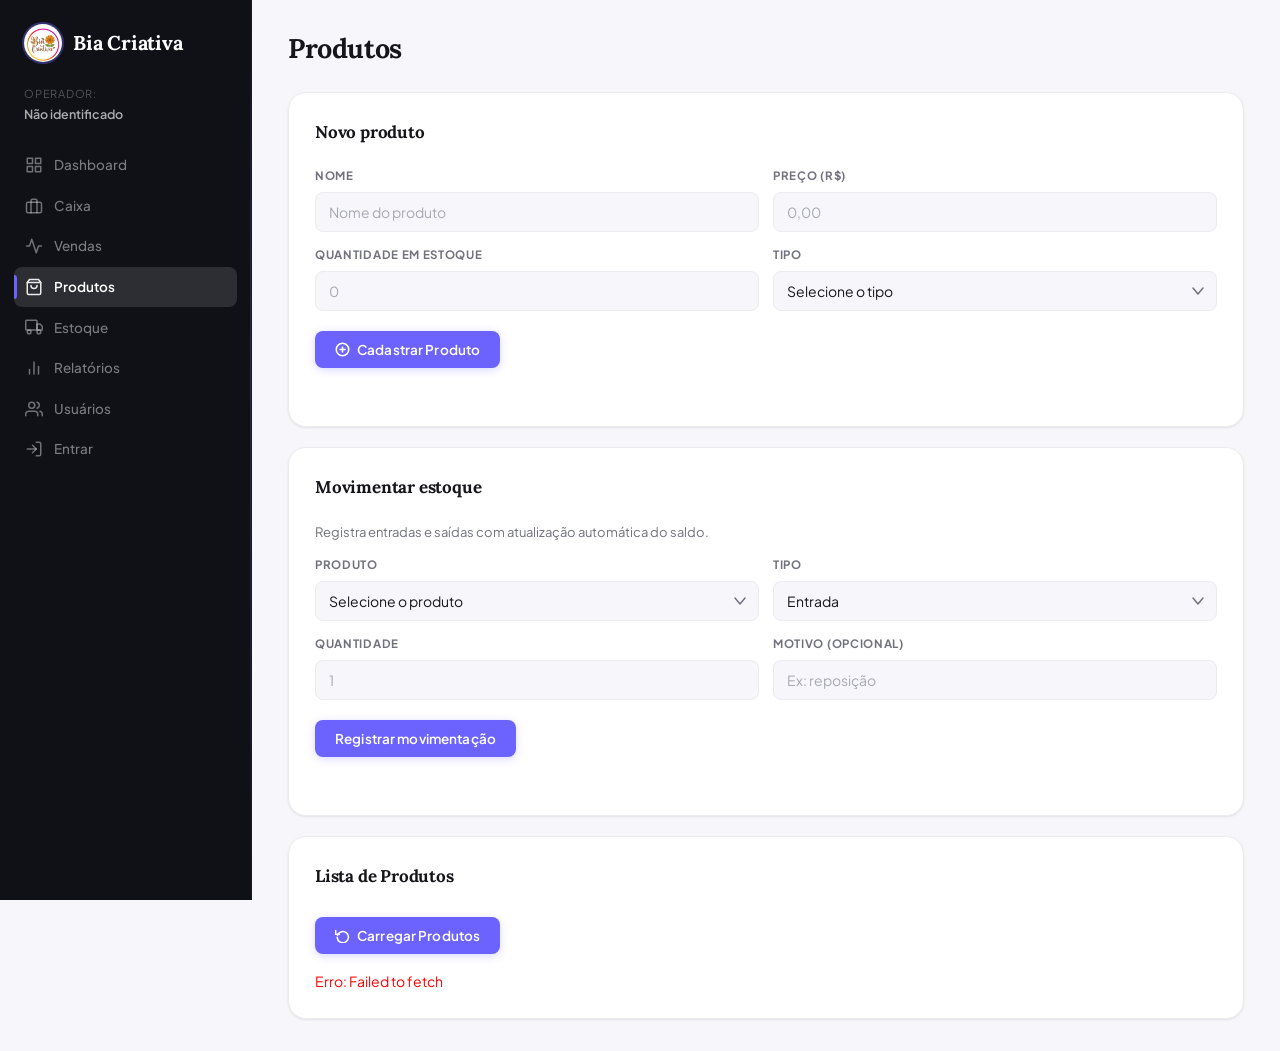
<file: frontend/pages/produtos.html>
<!DOCTYPE html>
<html lang="pt-BR">
<head>
  <meta charset="UTF-8">
  <meta name="viewport" content="width=device-width, initial-scale=1.0">
  <title>Produtos - Bia Criativa</title>
  <link rel="icon" href="../favicon.svg" type="image/svg+xml">
  <link rel="stylesheet" href="../css/style.css">
</head>
<body>
  <div class="layout">
    <aside class="sidebar">
      <div class="logo">
        <img src="../logo-bia-criativa.png" alt="Bia Criativa" style="width:38px;height:38px;border-radius:50%;object-fit:cover;flex-shrink:0;">
        <span class="logo-text">Bia Criativa</span>
      </div>
      <p class="sidebar-user">Operador: <span id="usuarioLogado">—</span></p>
      <nav class="menu">
        <a href="../index.html"><span class="nav-icon"><svg width="18" height="18" viewBox="0 0 24 24" fill="none" stroke="currentColor" stroke-width="2" stroke-linecap="round" stroke-linejoin="round"><rect x="3" y="3" width="7" height="7"/><rect x="14" y="3" width="7" height="7"/><rect x="3" y="14" width="7" height="7"/><rect x="14" y="14" width="7" height="7"/></svg></span>Dashboard</a>
        <a href="caixa.html"><span class="nav-icon"><svg width="18" height="18" viewBox="0 0 24 24" fill="none" stroke="currentColor" stroke-width="2" stroke-linecap="round" stroke-linejoin="round"><rect x="2" y="7" width="20" height="14" rx="2"/><path d="M16 21V5a2 2 0 0 0-2-2h-4a2 2 0 0 0-2 2v16"/></svg></span>Caixa</a>
        <a href="vendas.html"><span class="nav-icon"><svg width="18" height="18" viewBox="0 0 24 24" fill="none" stroke="currentColor" stroke-width="2" stroke-linecap="round" stroke-linejoin="round"><polyline points="22 12 18 12 15 21 9 3 6 12 2 12"/></svg></span>Vendas</a>
        <a href="#" class="active"><span class="nav-icon"><svg width="18" height="18" viewBox="0 0 24 24" fill="none" stroke="currentColor" stroke-width="2" stroke-linecap="round" stroke-linejoin="round"><path d="M6 2L3 6v14a2 2 0 0 0 2 2h14a2 2 0 0 0 2-2V6l-3-4z"/><line x1="3" y1="6" x2="21" y2="6"/><path d="M16 10a4 4 0 0 1-8 0"/></svg></span>Produtos</a>
        <a href="estoque.html"><span class="nav-icon"><svg width="18" height="18" viewBox="0 0 24 24" fill="none" stroke="currentColor" stroke-width="2" stroke-linecap="round" stroke-linejoin="round"><rect x="1" y="3" width="15" height="13" rx="1"/><path d="M16 8h4l3 3v5h-7V8z"/><circle cx="5.5" cy="18.5" r="2.5"/><circle cx="18.5" cy="18.5" r="2.5"/></svg></span>Estoque</a>
        <a href="relatorios.html"><span class="nav-icon"><svg width="18" height="18" viewBox="0 0 24 24" fill="none" stroke="currentColor" stroke-width="2" stroke-linecap="round" stroke-linejoin="round"><line x1="18" y1="20" x2="18" y2="10"/><line x1="12" y1="20" x2="12" y2="4"/><line x1="6" y1="20" x2="6" y2="14"/></svg></span>Relatórios</a>
        <a href="usuarios.html"><span class="nav-icon"><svg width="18" height="18" viewBox="0 0 24 24" fill="none" stroke="currentColor" stroke-width="2" stroke-linecap="round" stroke-linejoin="round"><path d="M17 21v-2a4 4 0 0 0-4-4H5a4 4 0 0 0-4 4v2"/><circle cx="9" cy="7" r="4"/><path d="M23 21v-2a4 4 0 0 0-3-3.87"/><path d="M16 3.13a4 4 0 0 1 0 7.75"/></svg></span>Usuários</a>
        <a href="login.html"><span class="nav-icon"><svg width="18" height="18" viewBox="0 0 24 24" fill="none" stroke="currentColor" stroke-width="2" stroke-linecap="round" stroke-linejoin="round"><path d="M15 3h4a2 2 0 0 1 2 2v14a2 2 0 0 1-2 2h-4"/><polyline points="10 17 15 12 10 7"/><line x1="15" y1="12" x2="3" y2="12"/></svg></span>Entrar</a>
      </nav>
    </aside>

    <div class="content-area">
      <header class="header">
        <h1>Produtos</h1>
      </header>

      <main class="main-content">
        <section class="panel">
          <h2>Novo produto</h2>
          <form id="formNovoProduto">
            <div class="panel-row">
              <div class="form-group">
                <label>Nome</label>
                <input type="text" id="npNome" placeholder="Nome do produto" required>
              </div>
              <div class="form-group">
                <label>Preço (R$)</label>
                <input type="number" id="npPreco" placeholder="0,00" min="0" step="0.01" required>
              </div>
            </div>
            <div class="panel-row">
              <div class="form-group">
                <label>Quantidade em estoque</label>
                <input type="number" id="npEstoque" placeholder="0" min="0" step="1" required>
              </div>
              <div class="form-group">
                <label>Tipo</label>
                <select id="npTipo" required>
                  <option value="">Selecione o tipo</option>
                  <option value="proprio">Próprio</option>
                  <option value="consignado">Consignado</option>
                </select>
              </div>
            </div>
            <div id="npConsignadoExtras" class="panel-consignado" style="display: none;">
              <p class="text-muted">Consignado: informe o UUID do artesão e o repasse.</p>
              <input type="text" id="npArtesaoId" placeholder="UUID do artesão (opcional)" autocomplete="off">
              <select id="npTipoRepasse">
                <option value="">Sem repasse neste cadastro</option>
                <option value="porcentagem">Repasse por porcentagem</option>
                <option value="fixo">Repasse valor fixo</option>
              </select>
              <input type="number" id="npPorcentagemRepasse" placeholder="Porcentagem (%)" min="0" step="0.01">
              <input type="number" id="npValorCusto" placeholder="Valor custo (repasse fixo)" min="0" step="0.01">
            </div>
            <button type="submit">
              <svg width="15" height="15" viewBox="0 0 24 24" fill="none" stroke="currentColor" stroke-width="2.5" stroke-linecap="round" stroke-linejoin="round"><circle cx="12" cy="12" r="10"/><line x1="12" y1="8" x2="12" y2="16"/><line x1="8" y1="12" x2="16" y2="12"/></svg>
              Cadastrar Produto
            </button>
          </form>
          <p id="mensagemProduto"></p>
        </section>

        <section class="panel" id="panelEditar" style="display: none;">
          <h2>Editar produto</h2>
          <input type="hidden" id="editProdutoId">
          <div class="panel-row">
            <div class="form-group">
              <label>Nome</label>
              <input type="text" id="editNome" placeholder="Nome">
            </div>
            <div class="form-group">
              <label>Preço (R$)</label>
              <input type="number" id="editPreco" placeholder="0,00" min="0" step="0.01">
            </div>
          </div>
          <div class="panel-row">
            <div class="form-group">
              <label>Quantidade em estoque</label>
              <input type="number" id="editEstoque" placeholder="0" min="0" step="1">
            </div>
            <div class="form-group">
              <label>Tipo</label>
              <select id="editTipo">
                <option value="proprio">Próprio</option>
                <option value="consignado">Consignado</option>
              </select>
            </div>
          </div>
          <div id="editConsignadoExtras" class="panel-consignado" style="display: none;">
            <input type="text" id="editArtesaoId" placeholder="UUID do artesão" autocomplete="off">
            <select id="editTipoRepasse">
              <option value="">Sem repasse / limpar repasse</option>
              <option value="porcentagem">Repasse por porcentagem</option>
              <option value="fixo">Repasse valor fixo</option>
            </select>
            <input type="number" id="editPorcentagemRepasse" placeholder="Porcentagem (%)" min="0" step="0.01">
            <input type="number" id="editValorCusto" placeholder="Valor custo (repasse fixo)" min="0" step="0.01">
          </div>
          <div style="display:flex;gap:10px;flex-wrap:wrap">
            <button type="button" id="btnSalvarEdicao">Salvar alterações</button>
            <button type="button" id="btnCancelarEdicao" class="btn-ghost">Cancelar</button>
          </div>
          <p id="mensagemEditar"></p>
        </section>

        <section class="panel" id="panelMovimentar">
          <h2>Movimentar estoque</h2>
          <p class="text-muted">Registra entradas e saídas com atualização automática do saldo.</p>
          <div class="panel-row">
            <div class="form-group">
              <label>Produto</label>
              <select id="movProdutoSelect">
                <option value="">Selecione o produto</option>
              </select>
            </div>
            <div class="form-group">
              <label>Tipo</label>
              <select id="movTipo">
                <option value="entrada">Entrada</option>
                <option value="saida">Saída</option>
              </select>
            </div>
          </div>
          <div class="panel-row">
            <div class="form-group">
              <label>Quantidade</label>
              <input type="number" id="movQtd" placeholder="1" min="1" step="1">
            </div>
            <div class="form-group">
              <label>Motivo (opcional)</label>
              <input type="text" id="movMotivo" placeholder="Ex: reposição">
            </div>
          </div>
          <button type="button" id="btnMovimentar">Registrar movimentação</button>
          <p id="msgMovimentacao"></p>
        </section>

        <section class="panel">
          <h2>Lista de Produtos</h2>
          <button type="button" id="btnCarregarProdutos">
            <svg width="15" height="15" viewBox="0 0 24 24" fill="none" stroke="currentColor" stroke-width="2.5" stroke-linecap="round" stroke-linejoin="round"><polyline points="1 4 1 10 7 10"/><path d="M3.51 15a9 9 0 1 0 .49-3.36"/></svg>
            Carregar Produtos
          </button>
          <div id="listaProdutos" style="margin-top:16px"></div>
        </section>
      </main>
    </div>
  </div>

  <script src="../js/config.js"></script>
  <script src="../js/auth.js"></script>
  <script src="../js/api.js"></script>
  <script src="../js/main.js"></script>
</body>
</html>
</file>
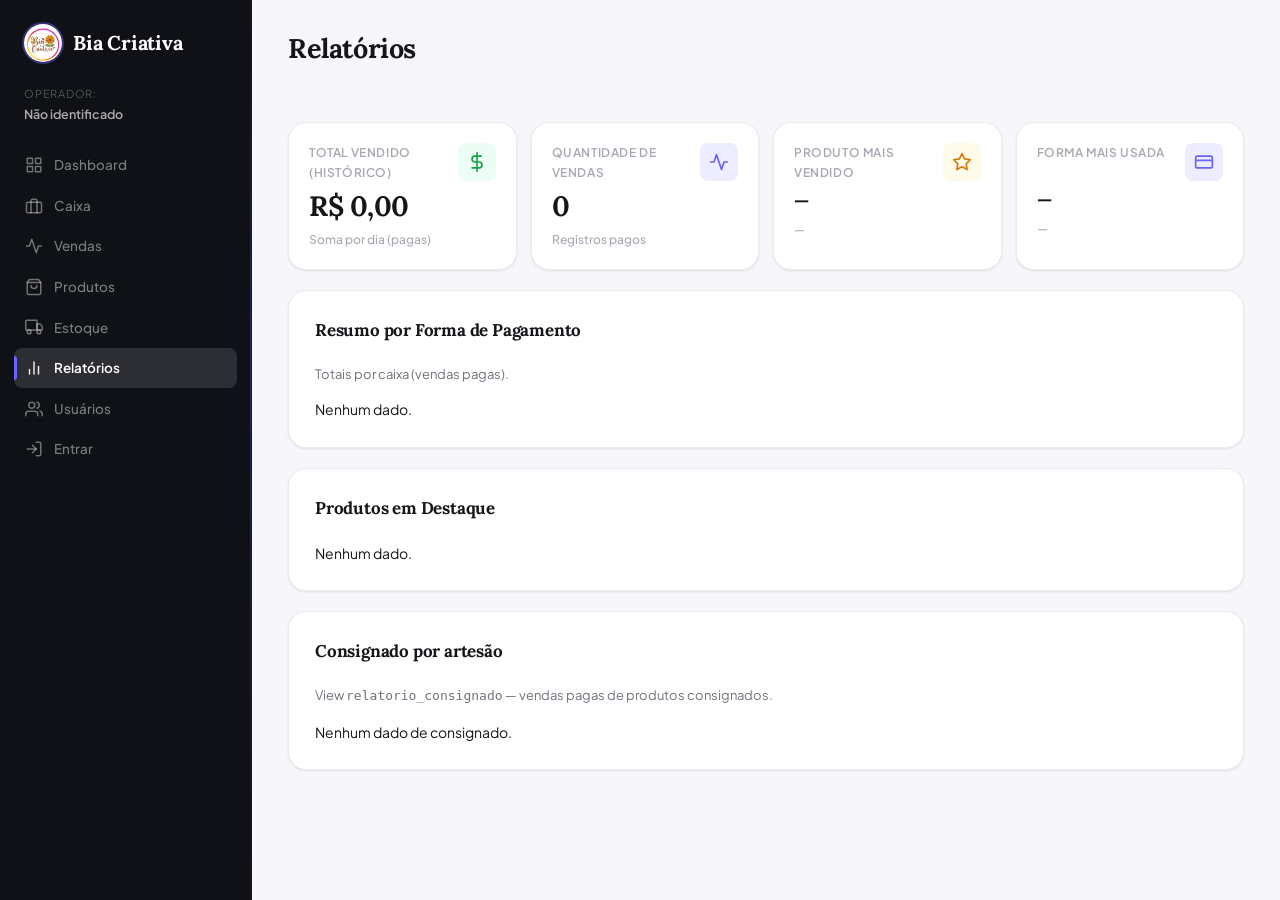
<file: frontend/pages/relatorios.html>
<!DOCTYPE html>
<html lang="pt-BR">
<head>
  <meta charset="UTF-8">
  <meta name="viewport" content="width=device-width, initial-scale=1.0">
  <title>Relatórios - Bia Criativa</title>
  <link rel="icon" href="../favicon.svg" type="image/svg+xml">
  <link rel="stylesheet" href="../css/style.css">
</head>
<body>
  <div class="layout">
    <aside class="sidebar">
      <div class="logo">
        <img src="../logo-bia-criativa.png" alt="Bia Criativa" style="width:38px;height:38px;border-radius:50%;object-fit:cover;flex-shrink:0;">
        <span class="logo-text">Bia Criativa</span>
      </div>
      <p class="sidebar-user">Operador: <span id="usuarioLogado">—</span></p>
      <nav class="menu">
        <a href="../index.html"><span class="nav-icon"><svg width="18" height="18" viewBox="0 0 24 24" fill="none" stroke="currentColor" stroke-width="2" stroke-linecap="round" stroke-linejoin="round"><rect x="3" y="3" width="7" height="7"/><rect x="14" y="3" width="7" height="7"/><rect x="3" y="14" width="7" height="7"/><rect x="14" y="14" width="7" height="7"/></svg></span>Dashboard</a>
        <a href="caixa.html"><span class="nav-icon"><svg width="18" height="18" viewBox="0 0 24 24" fill="none" stroke="currentColor" stroke-width="2" stroke-linecap="round" stroke-linejoin="round"><rect x="2" y="7" width="20" height="14" rx="2"/><path d="M16 21V5a2 2 0 0 0-2-2h-4a2 2 0 0 0-2 2v16"/></svg></span>Caixa</a>
        <a href="vendas.html"><span class="nav-icon"><svg width="18" height="18" viewBox="0 0 24 24" fill="none" stroke="currentColor" stroke-width="2" stroke-linecap="round" stroke-linejoin="round"><polyline points="22 12 18 12 15 21 9 3 6 12 2 12"/></svg></span>Vendas</a>
        <a href="produtos.html"><span class="nav-icon"><svg width="18" height="18" viewBox="0 0 24 24" fill="none" stroke="currentColor" stroke-width="2" stroke-linecap="round" stroke-linejoin="round"><path d="M6 2L3 6v14a2 2 0 0 0 2 2h14a2 2 0 0 0 2-2V6l-3-4z"/><line x1="3" y1="6" x2="21" y2="6"/><path d="M16 10a4 4 0 0 1-8 0"/></svg></span>Produtos</a>
        <a href="estoque.html"><span class="nav-icon"><svg width="18" height="18" viewBox="0 0 24 24" fill="none" stroke="currentColor" stroke-width="2" stroke-linecap="round" stroke-linejoin="round"><rect x="1" y="3" width="15" height="13" rx="1"/><path d="M16 8h4l3 3v5h-7V8z"/><circle cx="5.5" cy="18.5" r="2.5"/><circle cx="18.5" cy="18.5" r="2.5"/></svg></span>Estoque</a>
        <a href="#" class="active"><span class="nav-icon"><svg width="18" height="18" viewBox="0 0 24 24" fill="none" stroke="currentColor" stroke-width="2" stroke-linecap="round" stroke-linejoin="round"><line x1="18" y1="20" x2="18" y2="10"/><line x1="12" y1="20" x2="12" y2="4"/><line x1="6" y1="20" x2="6" y2="14"/></svg></span>Relatórios</a>
        <a href="usuarios.html"><span class="nav-icon"><svg width="18" height="18" viewBox="0 0 24 24" fill="none" stroke="currentColor" stroke-width="2" stroke-linecap="round" stroke-linejoin="round"><path d="M17 21v-2a4 4 0 0 0-4-4H5a4 4 0 0 0-4 4v2"/><circle cx="9" cy="7" r="4"/><path d="M23 21v-2a4 4 0 0 0-3-3.87"/><path d="M16 3.13a4 4 0 0 1 0 7.75"/></svg></span>Usuários</a>
        <a href="login.html"><span class="nav-icon"><svg width="18" height="18" viewBox="0 0 24 24" fill="none" stroke="currentColor" stroke-width="2" stroke-linecap="round" stroke-linejoin="round"><path d="M15 3h4a2 2 0 0 1 2 2v14a2 2 0 0 1-2 2h-4"/><polyline points="10 17 15 12 10 7"/><line x1="15" y1="12" x2="3" y2="12"/></svg></span>Entrar</a>
      </nav>
    </aside>

    <div class="content-area">
      <header class="header">
        <h1>Relatórios</h1>
      </header>

      <main class="main-content" id="relatoriosRoot">
        <p id="relatoriosErro" class="msg-erro"></p>
        <section class="cards">
          <div class="card">
            <div class="card-header">
              <p class="card-title">Total Vendido (histórico)</p>
              <div class="card-icon icon-green">
                <svg width="20" height="20" viewBox="0 0 24 24" fill="none" stroke="currentColor" stroke-width="2" stroke-linecap="round" stroke-linejoin="round"><line x1="12" y1="1" x2="12" y2="23"/><path d="M17 5H9.5a3.5 3.5 0 0 0 0 7h5a3.5 3.5 0 0 1 0 7H6"/></svg>
              </div>
            </div>
            <h2 id="relTotalVendido">—</h2>
            <span class="card-info">Soma por dia (pagas)</span>
          </div>

          <div class="card">
            <div class="card-header">
              <p class="card-title">Quantidade de Vendas</p>
              <div class="card-icon icon-blue">
                <svg width="20" height="20" viewBox="0 0 24 24" fill="none" stroke="currentColor" stroke-width="2" stroke-linecap="round" stroke-linejoin="round"><polyline points="22 12 18 12 15 21 9 3 6 12 2 12"/></svg>
              </div>
            </div>
            <h2 id="relQtdVendas">—</h2>
            <span class="card-info">Registros pagos</span>
          </div>

          <div class="card">
            <div class="card-header">
              <p class="card-title">Produto Mais Vendido</p>
              <div class="card-icon icon-amber">
                <svg width="20" height="20" viewBox="0 0 24 24" fill="none" stroke="currentColor" stroke-width="2" stroke-linecap="round" stroke-linejoin="round"><polygon points="12 2 15.09 8.26 22 9.27 17 14.14 18.18 21.02 12 17.77 5.82 21.02 7 14.14 2 9.27 8.91 8.26 12 2"/></svg>
              </div>
            </div>
            <h2 id="relTopProduto" style="font-size:18px">—</h2>
            <span class="card-info" id="relTopProdutoInfo">—</span>
          </div>

          <div class="card">
            <div class="card-header">
              <p class="card-title">Forma Mais Usada</p>
              <div class="card-icon icon-blue">
                <svg width="20" height="20" viewBox="0 0 24 24" fill="none" stroke="currentColor" stroke-width="2" stroke-linecap="round" stroke-linejoin="round"><rect x="2" y="5" width="20" height="14" rx="2"/><line x1="2" y1="10" x2="22" y2="10"/></svg>
              </div>
            </div>
            <h2 id="relTopForma" style="font-size:18px">—</h2>
            <span class="card-info" id="relTopFormaInfo">—</span>
          </div>
        </section>

        <section class="panel">
          <h2>Resumo por Forma de Pagamento</h2>
          <p class="text-muted">Totais por caixa (vendas pagas).</p>
          <div id="resumoPagamentos">Carregando…</div>
        </section>

        <section class="panel">
          <h2>Produtos em Destaque</h2>
          <div id="relatorioProdutos">Carregando…</div>
        </section>

        <section class="panel">
          <h2>Consignado por artesão</h2>
          <p class="text-muted">View <code>relatorio_consignado</code> — vendas pagas de produtos consignados.</p>
          <div id="relatorioConsignado">Carregando…</div>
        </section>
      </main>
    </div>
  </div>

  <script src="../js/config.js"></script>
  <script src="../js/auth.js"></script>
  <script src="../js/api.js"></script>
  <script src="../js/main.js"></script>
</body>
</html>
</file>
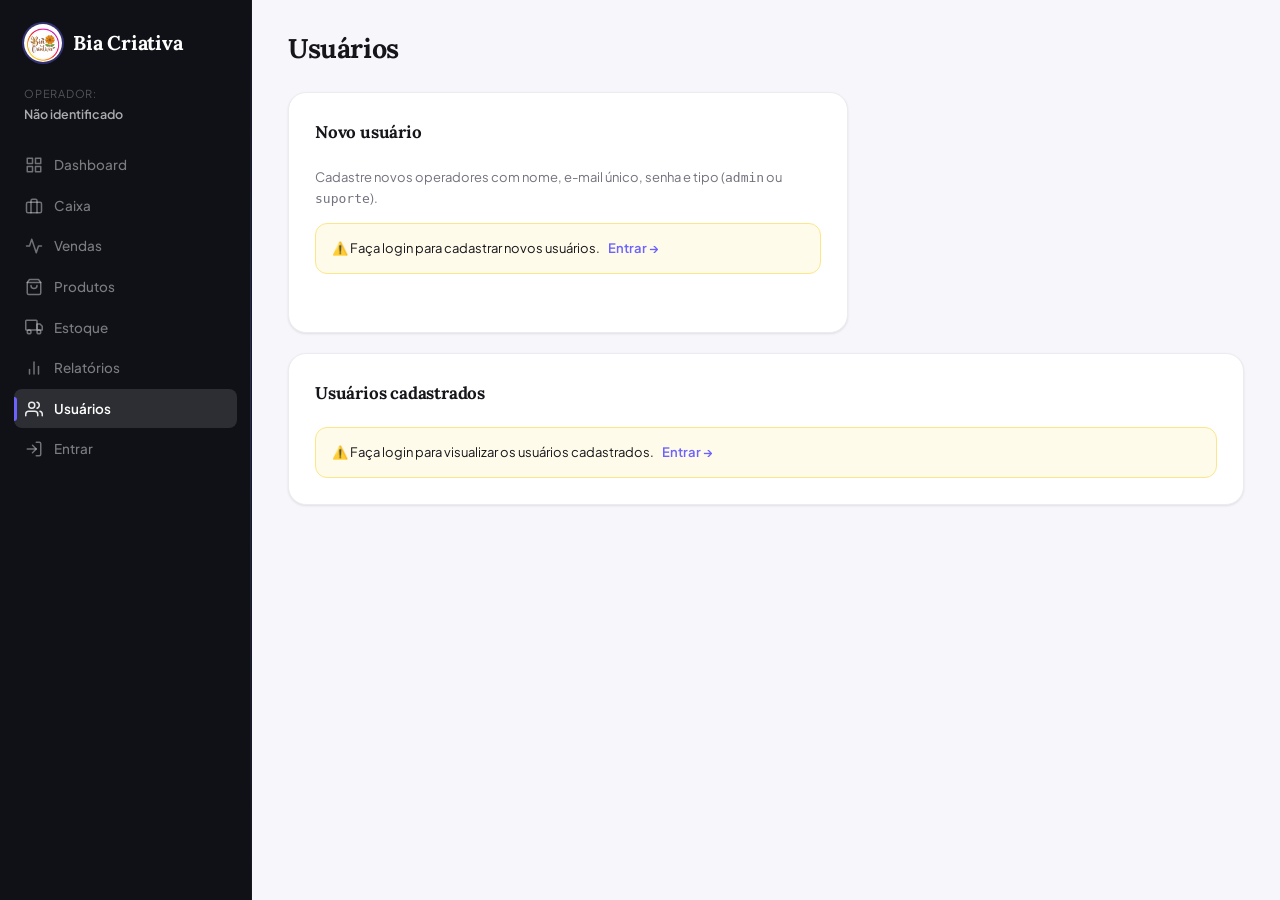
<file: frontend/pages/usuarios.html>
<!DOCTYPE html>
<html lang="pt-BR">
<head>
  <meta charset="UTF-8">
  <meta name="viewport" content="width=device-width, initial-scale=1.0">
  <title>Usuários - Bia Criativa</title>
  <link rel="icon" href="../favicon.svg" type="image/svg+xml">
  <link rel="stylesheet" href="../css/style.css">
</head>
<body>
  <div class="layout">
    <aside class="sidebar">
      <div class="logo">
        <img src="../logo-bia-criativa.png" alt="Bia Criativa" style="width:38px;height:38px;border-radius:50%;object-fit:cover;flex-shrink:0;">
        <span class="logo-text">Bia Criativa</span>
      </div>
      <p class="sidebar-user">Operador: <span id="usuarioLogado">—</span></p>
      <nav class="menu">
        <a href="../index.html"><span class="nav-icon"><svg width="18" height="18" viewBox="0 0 24 24" fill="none" stroke="currentColor" stroke-width="2" stroke-linecap="round" stroke-linejoin="round"><rect x="3" y="3" width="7" height="7"/><rect x="14" y="3" width="7" height="7"/><rect x="3" y="14" width="7" height="7"/><rect x="14" y="14" width="7" height="7"/></svg></span>Dashboard</a>
        <a href="caixa.html"><span class="nav-icon"><svg width="18" height="18" viewBox="0 0 24 24" fill="none" stroke="currentColor" stroke-width="2" stroke-linecap="round" stroke-linejoin="round"><rect x="2" y="7" width="20" height="14" rx="2"/><path d="M16 21V5a2 2 0 0 0-2-2h-4a2 2 0 0 0-2 2v16"/></svg></span>Caixa</a>
        <a href="vendas.html"><span class="nav-icon"><svg width="18" height="18" viewBox="0 0 24 24" fill="none" stroke="currentColor" stroke-width="2" stroke-linecap="round" stroke-linejoin="round"><polyline points="22 12 18 12 15 21 9 3 6 12 2 12"/></svg></span>Vendas</a>
        <a href="produtos.html"><span class="nav-icon"><svg width="18" height="18" viewBox="0 0 24 24" fill="none" stroke="currentColor" stroke-width="2" stroke-linecap="round" stroke-linejoin="round"><path d="M6 2L3 6v14a2 2 0 0 0 2 2h14a2 2 0 0 0 2-2V6l-3-4z"/><line x1="3" y1="6" x2="21" y2="6"/><path d="M16 10a4 4 0 0 1-8 0"/></svg></span>Produtos</a>
        <a href="estoque.html"><span class="nav-icon"><svg width="18" height="18" viewBox="0 0 24 24" fill="none" stroke="currentColor" stroke-width="2" stroke-linecap="round" stroke-linejoin="round"><rect x="1" y="3" width="15" height="13" rx="1"/><path d="M16 8h4l3 3v5h-7V8z"/><circle cx="5.5" cy="18.5" r="2.5"/><circle cx="18.5" cy="18.5" r="2.5"/></svg></span>Estoque</a>
        <a href="relatorios.html"><span class="nav-icon"><svg width="18" height="18" viewBox="0 0 24 24" fill="none" stroke="currentColor" stroke-width="2" stroke-linecap="round" stroke-linejoin="round"><line x1="18" y1="20" x2="18" y2="10"/><line x1="12" y1="20" x2="12" y2="4"/><line x1="6" y1="20" x2="6" y2="14"/></svg></span>Relatórios</a>
        <a href="#" class="active"><span class="nav-icon"><svg width="18" height="18" viewBox="0 0 24 24" fill="none" stroke="currentColor" stroke-width="2" stroke-linecap="round" stroke-linejoin="round"><path d="M17 21v-2a4 4 0 0 0-4-4H5a4 4 0 0 0-4 4v2"/><circle cx="9" cy="7" r="4"/><path d="M23 21v-2a4 4 0 0 0-3-3.87"/><path d="M16 3.13a4 4 0 0 1 0 7.75"/></svg></span>Usuários</a>
        <a href="login.html"><span class="nav-icon"><svg width="18" height="18" viewBox="0 0 24 24" fill="none" stroke="currentColor" stroke-width="2" stroke-linecap="round" stroke-linejoin="round"><path d="M15 3h4a2 2 0 0 1 2 2v14a2 2 0 0 1-2 2h-4"/><polyline points="10 17 15 12 10 7"/><line x1="15" y1="12" x2="3" y2="12"/></svg></span>Entrar</a>
      </nav>
    </aside>

    <div class="content-area">
      <header class="header">
        <h1>Usuários</h1>
      </header>

      <main class="main-content">

        <!-- FORMULÁRIO NOVO USUÁRIO -->
        <section class="panel" style="max-width:560px">
          <h2>Novo usuário</h2>
          <p class="text-muted">Cadastre novos operadores com nome, e-mail único, senha e tipo (<code>admin</code> ou <code>suporte</code>).</p>
          <form id="formNovoUsuario" autocomplete="off">
            <div class="panel-row">
              <div class="form-group">
                <label>Nome</label>
                <input type="text" id="nuNome" placeholder="Nome completo" required autocomplete="off">
              </div>
              <div class="form-group">
                <label>E-mail</label>
                <input type="email" id="nuEmail" placeholder="email@exemplo.com" required autocomplete="off">
              </div>
            </div>
            <div class="panel-row">
              <div class="form-group">
                <label>Senha</label>
                <input type="password" id="nuSenha" placeholder="Senha segura" required autocomplete="off">
              </div>
              <div class="form-group">
                <label>Tipo</label>
                <select id="nuTipo" required>
                  <option value="">Selecione o tipo</option>
                  <option value="admin">admin</option>
                  <option value="suporte">suporte</option>
                </select>
              </div>
            </div>
            <button type="submit">
              <svg width="15" height="15" viewBox="0 0 24 24" fill="none" stroke="currentColor" stroke-width="2.5" stroke-linecap="round" stroke-linejoin="round"><path d="M16 21v-2a4 4 0 0 0-4-4H5a4 4 0 0 0-4 4v2"/><circle cx="8.5" cy="7" r="4"/><line x1="20" y1="8" x2="20" y2="14"/><line x1="23" y1="11" x2="17" y2="11"/></svg>
              Cadastrar usuário
            </button>
          </form>
          <p id="mensagemUsuario"></p>
        </section>

        <!-- LISTA DE USUÁRIOS -->
        <section class="panel">
          <h2>Usuários cadastrados</h2>
          <div id="listaUsuarios">Carregando…</div>
        </section>

      </main>
    </div>
  </div>

  <script src="../js/config.js"></script>
  <script src="../js/auth.js"></script>
  <script src="../js/api.js"></script>
  <script src="../js/main.js"></script>
</body>
</html>
</file>
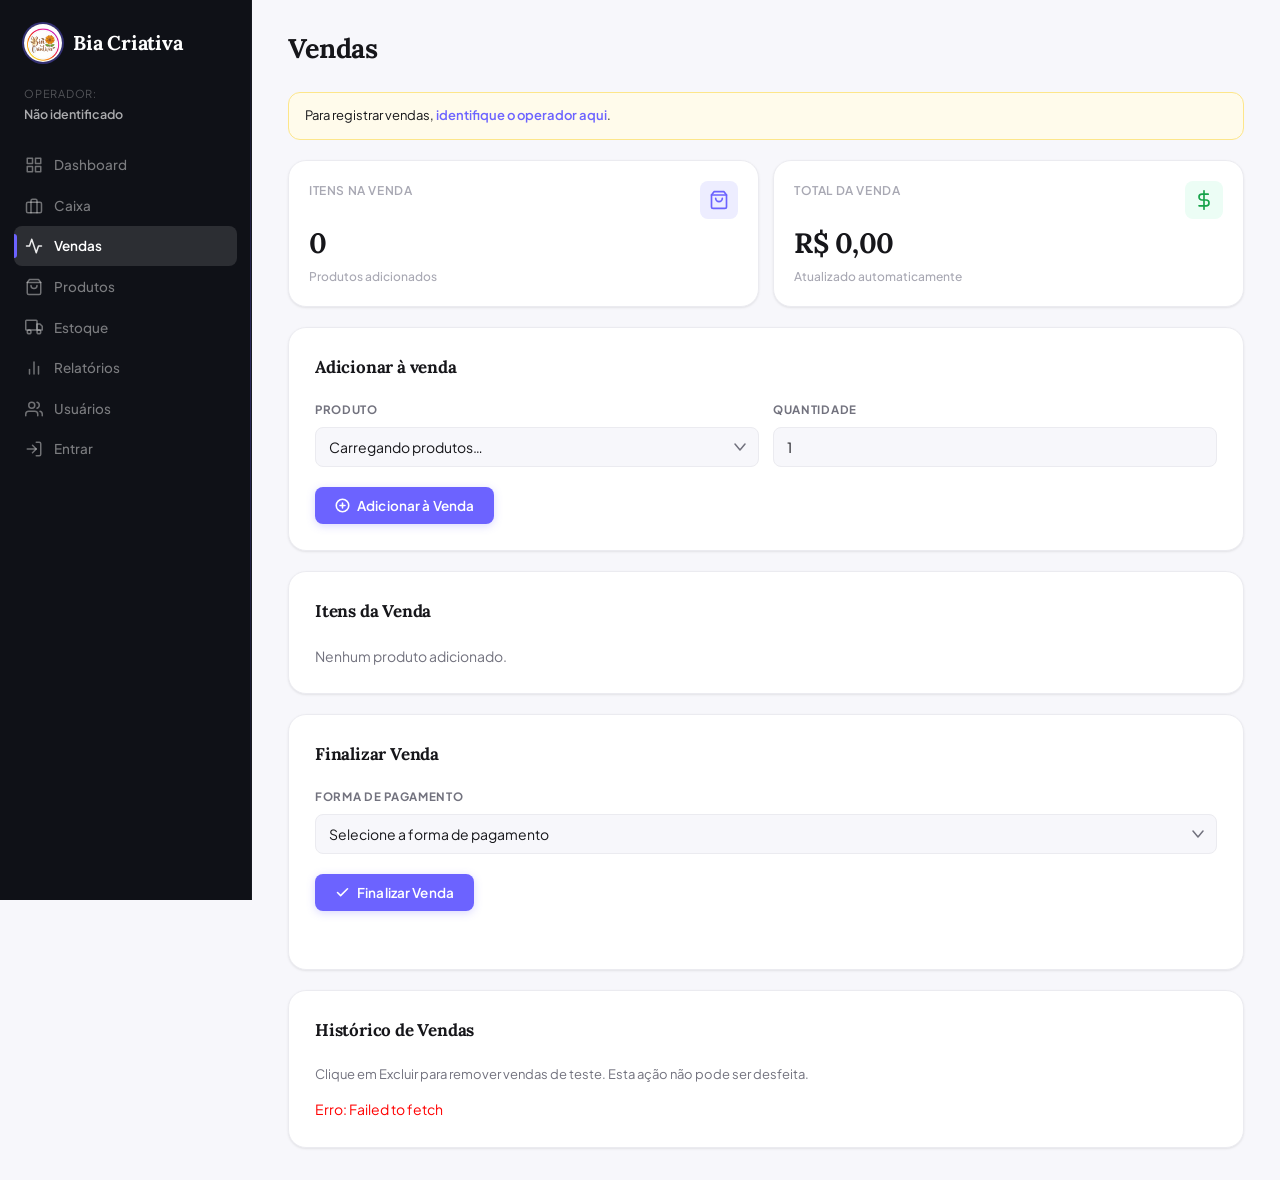
<file: frontend/pages/vendas.html>
<!DOCTYPE html>
<html lang="pt-BR">
<head>
  <meta charset="UTF-8">
  <meta name="viewport" content="width=device-width, initial-scale=1.0">
  <title>Vendas - Bia Criativa</title>
  <link rel="icon" href="../favicon.svg" type="image/svg+xml">
  <link rel="stylesheet" href="../css/style.css">
</head>
<body>
  <div class="layout">
    <aside class="sidebar">
      <div class="logo">
        <img src="../logo-bia-criativa.png" alt="Bia Criativa" style="width:38px;height:38px;border-radius:50%;object-fit:cover;flex-shrink:0;">
        <span class="logo-text">Bia Criativa</span>
      </div>
      <p class="sidebar-user">Operador: <span id="usuarioLogado">—</span></p>
      <nav class="menu">
        <a href="../index.html"><span class="nav-icon"><svg width="18" height="18" viewBox="0 0 24 24" fill="none" stroke="currentColor" stroke-width="2" stroke-linecap="round" stroke-linejoin="round"><rect x="3" y="3" width="7" height="7"/><rect x="14" y="3" width="7" height="7"/><rect x="3" y="14" width="7" height="7"/><rect x="14" y="14" width="7" height="7"/></svg></span>Dashboard</a>
        <a href="caixa.html"><span class="nav-icon"><svg width="18" height="18" viewBox="0 0 24 24" fill="none" stroke="currentColor" stroke-width="2" stroke-linecap="round" stroke-linejoin="round"><rect x="2" y="7" width="20" height="14" rx="2"/><path d="M16 21V5a2 2 0 0 0-2-2h-4a2 2 0 0 0-2 2v16"/></svg></span>Caixa</a>
        <a href="#" class="active"><span class="nav-icon"><svg width="18" height="18" viewBox="0 0 24 24" fill="none" stroke="currentColor" stroke-width="2" stroke-linecap="round" stroke-linejoin="round"><polyline points="22 12 18 12 15 21 9 3 6 12 2 12"/></svg></span>Vendas</a>
        <a href="produtos.html"><span class="nav-icon"><svg width="18" height="18" viewBox="0 0 24 24" fill="none" stroke="currentColor" stroke-width="2" stroke-linecap="round" stroke-linejoin="round"><path d="M6 2L3 6v14a2 2 0 0 0 2 2h14a2 2 0 0 0 2-2V6l-3-4z"/><line x1="3" y1="6" x2="21" y2="6"/><path d="M16 10a4 4 0 0 1-8 0"/></svg></span>Produtos</a>
        <a href="estoque.html"><span class="nav-icon"><svg width="18" height="18" viewBox="0 0 24 24" fill="none" stroke="currentColor" stroke-width="2" stroke-linecap="round" stroke-linejoin="round"><rect x="1" y="3" width="15" height="13" rx="1"/><path d="M16 8h4l3 3v5h-7V8z"/><circle cx="5.5" cy="18.5" r="2.5"/><circle cx="18.5" cy="18.5" r="2.5"/></svg></span>Estoque</a>
        <a href="relatorios.html"><span class="nav-icon"><svg width="18" height="18" viewBox="0 0 24 24" fill="none" stroke="currentColor" stroke-width="2" stroke-linecap="round" stroke-linejoin="round"><line x1="18" y1="20" x2="18" y2="10"/><line x1="12" y1="20" x2="12" y2="4"/><line x1="6" y1="20" x2="6" y2="14"/></svg></span>Relatórios</a>
        <a href="usuarios.html"><span class="nav-icon"><svg width="18" height="18" viewBox="0 0 24 24" fill="none" stroke="currentColor" stroke-width="2" stroke-linecap="round" stroke-linejoin="round"><path d="M17 21v-2a4 4 0 0 0-4-4H5a4 4 0 0 0-4 4v2"/><circle cx="9" cy="7" r="4"/><path d="M23 21v-2a4 4 0 0 0-3-3.87"/><path d="M16 3.13a4 4 0 0 1 0 7.75"/></svg></span>Usuários</a>
        <a href="login.html"><span class="nav-icon"><svg width="18" height="18" viewBox="0 0 24 24" fill="none" stroke="currentColor" stroke-width="2" stroke-linecap="round" stroke-linejoin="round"><path d="M15 3h4a2 2 0 0 1 2 2v14a2 2 0 0 1-2 2h-4"/><polyline points="10 17 15 12 10 7"/><line x1="15" y1="12" x2="3" y2="12"/></svg></span>Entrar</a>
      </nav>
    </aside>

    <div class="content-area">
      <header class="header">
        <h1>Vendas</h1>
      </header>

      <main class="main-content">
        <p id="avisoLoginVendas" class="aviso-login">
          Para registrar vendas, <a href="login.html">identifique o operador aqui</a>.
        </p>

        <section class="cards">
          <div class="card">
            <div class="card-header">
              <p class="card-title">Itens na Venda</p>
              <div class="card-icon icon-blue">
                <svg width="20" height="20" viewBox="0 0 24 24" fill="none" stroke="currentColor" stroke-width="2" stroke-linecap="round" stroke-linejoin="round"><path d="M6 2L3 6v14a2 2 0 0 0 2 2h14a2 2 0 0 0 2-2V6l-3-4z"/><line x1="3" y1="6" x2="21" y2="6"/><path d="M16 10a4 4 0 0 1-8 0"/></svg>
              </div>
            </div>
            <h2 id="qtdItensVenda">0</h2>
            <span class="card-info">Produtos adicionados</span>
          </div>
          <div class="card">
            <div class="card-header">
              <p class="card-title">Total da Venda</p>
              <div class="card-icon icon-green">
                <svg width="20" height="20" viewBox="0 0 24 24" fill="none" stroke="currentColor" stroke-width="2" stroke-linecap="round" stroke-linejoin="round"><line x1="12" y1="1" x2="12" y2="23"/><path d="M17 5H9.5a3.5 3.5 0 0 0 0 7h5a3.5 3.5 0 0 1 0 7H6"/></svg>
              </div>
            </div>
            <h2 id="totalVenda">R$ 0,00</h2>
            <span class="card-info">Atualizado automaticamente</span>
          </div>
        </section>

        <section class="panel">
          <h2>Adicionar à venda</h2>
          <div class="panel-row">
            <div class="form-group" style="flex:2">
              <label>Produto</label>
              <select id="selectProdutoVenda">
                <option value="">Carregando produtos…</option>
              </select>
            </div>
            <div class="form-group">
              <label>Quantidade</label>
              <input type="number" id="quantidadeProduto" placeholder="1" min="1" step="1" value="1">
            </div>
          </div>
          <button type="button" id="btnAdicionarProduto">
            <svg width="15" height="15" viewBox="0 0 24 24" fill="none" stroke="currentColor" stroke-width="2.5" stroke-linecap="round" stroke-linejoin="round"><circle cx="12" cy="12" r="10"/><line x1="12" y1="8" x2="12" y2="16"/><line x1="8" y1="12" x2="16" y2="12"/></svg>
            Adicionar à Venda
          </button>
        </section>

        <section class="panel">
          <h2>Itens da Venda</h2>
          <div id="listaVenda"></div>
        </section>

        <section class="panel">
          <h2>Finalizar Venda</h2>
          <div class="form-group" style="margin-bottom:14px">
            <label>Forma de pagamento</label>
            <select id="formaPagamento">
              <option value="">Selecione a forma de pagamento</option>
              <option value="dinheiro">Dinheiro</option>
              <option value="pix">Pix</option>
              <option value="debito">Débito</option>
              <option value="credito">Crédito</option>
            </select>
          </div>

          <!-- Bloco de troco — visível só quando forma = dinheiro -->
          <div id="blocoDinheiro" style="display:none;margin-bottom:18px;background:var(--accent-light);border:1.5px solid var(--accent);border-radius:12px;padding:16px 18px">
            <div class="panel-row" style="margin-bottom:10px">
              <div class="form-group">
                <label>Valor recebido (R$)</label>
                <input type="number" id="valorRecebido" placeholder="0,00" min="0" step="0.01">
              </div>
              <div class="form-group">
                <label>Troco a devolver</label>
                <div id="trocoDisplay" style="display:flex;align-items:center;height:44px;margin-top:2px;padding:0 14px;border:1.5px solid var(--border);border-radius:10px;background:#fff;font-size:18px;font-weight:800;font-family:'Nunito',sans-serif;color:var(--text)">—</div>
              </div>
            </div>
            <p id="avisoTroco" style="font-size:12px;color:var(--danger);margin:0"></p>
          </div>

          <button type="button" id="btnFinalizarVenda">
            <svg width="15" height="15" viewBox="0 0 24 24" fill="none" stroke="currentColor" stroke-width="2.5" stroke-linecap="round" stroke-linejoin="round"><polyline points="20 6 9 17 4 12"/></svg>
            Finalizar Venda
          </button>
          <p id="mensagemVenda"></p>
        </section>

        <!-- HISTÓRICO DE VENDAS -->
        <section class="panel">
          <h2>Histórico de Vendas</h2>
          <p class="text-muted">Clique em Excluir para remover vendas de teste. Esta ação não pode ser desfeita.</p>
          <div id="listaVendas">Carregando…</div>
        </section>

      </main>
    </div>
  </div>

  <script src="../js/config.js"></script>
  <script src="../js/auth.js"></script>
  <script src="../js/api.js"></script>
  <script src="../js/main.js"></script>
</body>
</html>
</file>
<file: frontend/css/style.css>
@import url('https://fonts.googleapis.com/css2?family=Plus+Jakarta+Sans:wght@400;500;600;700;800&family=Lora:wght@600;700&display=swap');

/* ===== RESET ===== */
*, *::before, *::after {
  margin: 0;
  padding: 0;
  box-sizing: border-box;
}

/* ===== TOKENS ===== */
:root {
  --sidebar-bg:     #0f1117;
  --sidebar-hover:  rgba(255,255,255,0.06);
  --sidebar-active: rgba(255,255,255,0.12);
  --sidebar-border: rgba(255,255,255,0.07);

  --accent:         #6c63ff;
  --accent-hover:   #5a52e0;
  --accent-light:   #f0efff;
  --accent-glow:    rgba(108,99,255,0.18);

  --bg:             #f7f7fb;
  --surface:        #ffffff;
  --surface-raised: #ffffff;

  --text:           #16161a;
  --text-muted:     #72727e;
  --text-faint:     #a8a8b3;

  --border:         #ebebf0;
  --border-strong:  #d8d8e0;

  --success:        #22c55e;
  --success-bg:     #f0fdf4;
  --warning:        #f59e0b;
  --warning-bg:     #fffbeb;
  --danger:         #ef4444;
  --danger-bg:      #fef2f2;

  --radius-sm:      8px;
  --radius:         12px;
  --radius-lg:      18px;

  --shadow-sm:      0 1px 3px rgba(0,0,0,0.06), 0 1px 2px rgba(0,0,0,0.04);
  --shadow:         0 4px 16px rgba(0,0,0,0.06), 0 1px 4px rgba(0,0,0,0.04);
  --shadow-md:      0 8px 32px rgba(0,0,0,0.08), 0 2px 8px rgba(0,0,0,0.04);

  --font-body:      'Plus Jakarta Sans', sans-serif;
  --font-display:   'Lora', serif;

  --sidebar-width:  252px;
  --transition:     0.18s cubic-bezier(0.4, 0, 0.2, 1);
}

/* ===== BASE ===== */
body {
  background: var(--bg);
  color: var(--text);
  font-family: var(--font-body);
  font-size: 14px;
  line-height: 1.6;
  -webkit-font-smoothing: antialiased;
}

/* ===== LAYOUT ===== */
.layout {
  display: flex;
  min-height: 100vh;
}

/* ===== SIDEBAR ===== */
.sidebar {
  width: var(--sidebar-width);
  min-height: 100vh;
  background: var(--sidebar-bg);
  color: #fff;
  padding: 20px 14px 24px;
  display: flex;
  flex-direction: column;
  flex-shrink: 0;
  position: sticky;
  top: 0;
  height: 100vh;
  overflow-y: auto;
  border-right: 1px solid rgba(255,255,255,0.04);
}

.sidebar::after {
  content: '';
  position: absolute;
  top: 0; right: 0;
  width: 1px;
  height: 100%;
  background: linear-gradient(to bottom, transparent, rgba(108,99,255,0.3) 40%, transparent);
  pointer-events: none;
}

/* scrollbar da sidebar */
.sidebar::-webkit-scrollbar { width: 4px; }
.sidebar::-webkit-scrollbar-track { background: transparent; }
.sidebar::-webkit-scrollbar-thumb { background: rgba(255,255,255,0.1); border-radius: 2px; }

/* ===== LOGO ===== */
.logo {
  display: flex;
  align-items: center;
  gap: 11px;
  padding: 4px 10px 0;
  margin-bottom: 24px;
}

.logo img {
  display: block;
  object-fit: cover;
  object-position: center 30%;
  border-radius: 50%;
  box-shadow: 0 0 0 2px rgba(108,99,255,0.4);
}

.logo-icon {
  width: 38px;
  height: 38px;
  background: var(--accent);
  border-radius: 10px;
  display: flex;
  align-items: center;
  justify-content: center;
  font-family: var(--font-body);
  font-weight: 800;
  font-size: 13px;
  color: #fff;
  flex-shrink: 0;
  box-shadow: 0 0 0 2px rgba(108,99,255,0.4), 0 4px 12px rgba(108,99,255,0.35);
}

.logo-icon svg { width: 20px; height: 20px; }

.logo-text {
  font-family: var(--font-display);
  font-weight: 700;
  font-size: 20px;
  color: #fff;
  letter-spacing: -0.2px;
  line-height: 1;
}

/* ===== SIDEBAR USER ===== */
.sidebar-user {
  font-size: 11px;
  color: rgba(255,255,255,0.28);
  text-transform: uppercase;
  letter-spacing: 0.07em;
  padding: 0 10px;
  margin-bottom: 22px;
  line-height: 1.5;
}

.sidebar-user span {
  color: rgba(255,255,255,0.65);
  font-weight: 600;
  font-size: 12.5px;
  text-transform: none;
  letter-spacing: 0;
  display: block;
  margin-top: 2px;
}

/* ===== NAV LABEL ===== */
.nav-label {
  font-size: 9.5px;
  font-weight: 700;
  letter-spacing: 0.1em;
  text-transform: uppercase;
  color: rgba(255,255,255,0.2);
  padding: 0 10px;
  margin: 14px 0 5px;
}

/* ===== MENU ===== */
.menu {
  display: flex;
  flex-direction: column;
  gap: 1px;
}

.menu a {
  display: flex;
  align-items: center;
  gap: 10px;
  color: rgba(255,255,255,0.45);
  text-decoration: none;
  padding: 9px 10px;
  border-radius: var(--radius-sm);
  font-size: 13.5px;
  font-weight: 500;
  transition: all var(--transition);
  position: relative;
}

.menu a:hover {
  background: var(--sidebar-hover);
  color: rgba(255,255,255,0.85);
}

.menu a.active {
  background: var(--sidebar-active);
  color: #fff;
  font-weight: 600;
}

.menu a.active::before {
  content: '';
  position: absolute;
  left: 0; top: 20%; bottom: 20%;
  width: 3px;
  background: var(--accent);
  border-radius: 0 3px 3px 0;
}

.menu a .nav-icon {
  width: 20px;
  height: 20px;
  display: flex;
  align-items: center;
  justify-content: center;
  flex-shrink: 0;
  opacity: 0.9;
}

/* ===== CONTENT ===== */
.content-area {
  flex: 1;
  padding: 32px 36px;
  min-width: 0;
}

/* ===== HEADER ===== */
.header {
  margin-bottom: 28px;
  display: flex;
  align-items: baseline;
  gap: 10px;
}

.header h1 {
  font-family: var(--font-display);
  font-size: 27px;
  font-weight: 700;
  color: var(--text);
  letter-spacing: -0.4px;
  line-height: 1.2;
}

/* ===== MAIN CONTENT ===== */
.main-content {
  display: flex;
  flex-direction: column;
  gap: 20px;
}

/* ===== DASHBOARD GRID ===== */
.dashboard-grid {
  display: grid;
  grid-template-columns: 1fr 300px;
  gap: 20px;
  align-items: start;
}

.dashboard-main {
  display: flex;
  flex-direction: column;
  gap: 20px;
}

/* ===== CARDS ===== */
.cards {
  display: grid;
  grid-template-columns: repeat(auto-fit, minmax(175px, 1fr));
  gap: 14px;
}

.card {
  background: var(--surface);
  padding: 20px;
  border-radius: var(--radius-lg);
  box-shadow: var(--shadow-sm);
  border: 1px solid var(--border);
  display: flex;
  flex-direction: column;
  gap: 10px;
  position: relative;
  overflow: hidden;
  transition: box-shadow var(--transition), transform var(--transition);
}

.card:hover {
  box-shadow: var(--shadow);
  transform: translateY(-1px);
}

.card::before {
  content: '';
  position: absolute;
  top: 0; left: 0; right: 0;
  height: 3px;
  background: linear-gradient(90deg, var(--accent), transparent);
  opacity: 0;
  transition: opacity var(--transition);
}

.card:hover::before { opacity: 1; }

.card-header {
  display: flex;
  align-items: flex-start;
  justify-content: space-between;
}

.card-title {
  font-size: 12px;
  font-weight: 600;
  color: var(--text-faint);
  text-transform: uppercase;
  letter-spacing: 0.05em;
}

.card-icon {
  width: 38px;
  height: 38px;
  border-radius: var(--radius-sm);
  display: flex;
  align-items: center;
  justify-content: center;
  flex-shrink: 0;
}

.card-icon.icon-blue  { background: #ededff; color: #6c63ff; }
.card-icon.icon-green { background: #ecfdf5; color: #16a34a; }
.card-icon.icon-amber { background: #fffbeb; color: #d97706; }
.card-icon.icon-red   { background: #fef2f2; color: #dc2626; }

.card h2 {
  font-family: var(--font-display);
  font-size: 28px;
  font-weight: 700;
  color: var(--text);
  line-height: 1;
  letter-spacing: -0.5px;
}

.card-info {
  font-size: 12px;
  color: var(--text-faint);
  font-weight: 500;
}

/* ===== PANEL ===== */
.panel {
  background: var(--surface);
  padding: 26px;
  border-radius: var(--radius-lg);
  box-shadow: var(--shadow-sm);
  border: 1px solid var(--border);
}

.panel h2 {
  font-family: var(--font-display);
  font-size: 17px;
  font-weight: 700;
  margin-bottom: 20px;
  color: var(--text);
  letter-spacing: -0.2px;
}

.panel-row {
  display: grid;
  grid-template-columns: 1fr 1fr;
  gap: 14px;
  margin-bottom: 14px;
}

/* ===== FORM GROUP ===== */
.form-group {
  display: flex;
  flex-direction: column;
  gap: 7px;
}

.form-group label {
  font-size: 11.5px;
  font-weight: 700;
  color: var(--text-muted);
  text-transform: uppercase;
  letter-spacing: 0.06em;
}

/* ===== INPUTS & SELECTS ===== */
.panel input,
.panel select {
  display: block;
  width: 100%;
  padding: 10px 13px;
  border: 1.5px solid var(--border);
  border-radius: var(--radius-sm);
  font-size: 14px;
  font-family: var(--font-body);
  color: var(--text);
  background: var(--bg);
  outline: none;
  transition: border-color var(--transition), box-shadow var(--transition), background var(--transition);
  margin-bottom: 0;
  -webkit-appearance: none;
}

.panel input:hover,
.panel select:hover {
  border-color: var(--border-strong);
  background: #fff;
}

.panel input:focus,
.panel select:focus {
  border-color: var(--accent);
  box-shadow: 0 0 0 3px var(--accent-glow);
  background: #fff;
}

.panel input::placeholder {
  color: var(--text-faint);
}

.panel select {
  background-image: url("data:image/svg+xml,%3Csvg width='12' height='8' viewBox='0 0 12 8' fill='none' xmlns='http://www.w3.org/2000/svg'%3E%3Cpath d='M1 1L6 7L11 1' stroke='%2372727e' stroke-width='1.5' stroke-linecap='round' stroke-linejoin='round'/%3E%3C/svg%3E");
  background-repeat: no-repeat;
  background-position: right 12px center;
  padding-right: 34px;
  cursor: pointer;
}

/* ===== BUTTONS ===== */
.btn-primary,
.panel button,
.panel form button {
  display: inline-flex;
  align-items: center;
  justify-content: center;
  gap: 7px;
  background: var(--accent);
  color: #fff;
  padding: 10px 20px;
  border: none;
  border-radius: var(--radius-sm);
  cursor: pointer;
  font-size: 13.5px;
  font-weight: 600;
  font-family: var(--font-body);
  letter-spacing: 0.01em;
  transition: background var(--transition), transform var(--transition), box-shadow var(--transition);
  margin-top: 6px;
  box-shadow: 0 2px 8px rgba(108,99,255,0.25);
}

.btn-primary:hover,
.panel button:hover,
.panel form button:hover {
  background: var(--accent-hover);
  box-shadow: 0 4px 16px rgba(108,99,255,0.35);
  transform: translateY(-1px);
}

.btn-primary:active,
.panel button:active,
.panel form button:active {
  transform: scale(0.98) translateY(0);
  box-shadow: 0 1px 4px rgba(108,99,255,0.2);
}

.btn-primary:disabled,
.panel button:disabled,
.panel form button:disabled {
  opacity: 0.5;
  cursor: not-allowed;
  box-shadow: none;
  transform: none;
}

/* ghost */
.btn-ghost {
  background: transparent !important;
  color: var(--text-muted) !important;
  border: 1.5px solid var(--border-strong) !important;
  box-shadow: none !important;
}

.btn-ghost:hover {
  background: var(--bg) !important;
  color: var(--text) !important;
  border-color: var(--text-faint) !important;
  box-shadow: none !important;
  transform: none !important;
}

.btn-inline {
  padding: 6px 12px !important;
  font-size: 12px !important;
  border-radius: 6px !important;
  margin-top: 0 !important;
}

/* ===== SIDE PANEL ===== */
.side-panel {
  background: var(--surface);
  border-radius: var(--radius-lg);
  box-shadow: var(--shadow-sm);
  border: 1px solid var(--border);
  padding: 24px;
  display: flex;
  flex-direction: column;
  align-items: center;
  text-align: center;
  gap: 14px;
}

.side-panel h2 {
  font-family: var(--font-display);
  font-size: 17px;
  font-weight: 700;
  color: var(--text);
  width: 100%;
  text-align: left;
}

.side-panel p {
  font-size: 13px;
  color: var(--text-muted);
  line-height: 1.55;
}

.side-panel button { width: 100%; }

#listaProdutos {
  width: 100%;
  text-align: left;
}

/* ===== PRODUTO LINHA ===== */
.produto-linha, .rel-linha {
  padding: 13px 0;
  border-bottom: 1px solid var(--border);
  font-size: 14px;
}

.venda-item {
  display: flex;
  align-items: flex-start;
  justify-content: space-between;
  gap: 12px;
  padding: 11px 0;
  border-bottom: 1px solid var(--border);
}

/* ===== MENSAGENS ===== */
.text-muted {
  font-size: 13px;
  color: var(--text-muted);
  margin-bottom: 14px;
  line-height: 1.55;
}

.msg-erro {
  color: var(--danger);
  font-size: 13px;
  margin-top: 10px;
}

#mensagem, #mensagemFechar, #mensagemProduto, #mensagemEditar,
#msgMovimentacao, #mensagemVenda, #mensagemLogin, #mensagemUsuario,
#mensagemCaixa {
  margin-top: 12px;
  font-size: 13px;
  color: var(--text-muted);
  font-weight: 500;
  min-height: 20px;
  transition: color 0.2s;
}

/* ===== AVISO LOGIN ===== */
.aviso-login {
  padding: 13px 16px;
  background: var(--warning-bg);
  border: 1.5px solid #fde68a;
  border-radius: var(--radius);
  font-size: 13px;
  line-height: 1.5;
}

.aviso-login a {
  color: var(--accent);
  font-weight: 600;
  text-decoration: none;
}

.aviso-login a:hover { text-decoration: underline; }

/* ===== PANEL CONSIGNADO ===== */
.panel-consignado {
  margin-top: 14px;
  padding-top: 16px;
  border-top: 1.5px dashed var(--border-strong);
}

/* ===== TABLES ===== */
.data-table {
  width: 100%;
  border-collapse: collapse;
  font-size: 14px;
}

.data-table th,
.data-table td {
  text-align: left;
  padding: 10px 14px;
  border-bottom: 1px solid var(--border);
}

.data-table th {
  background: var(--bg);
  font-weight: 700;
  color: var(--text-faint);
  font-size: 11px;
  text-transform: uppercase;
  letter-spacing: 0.06em;
}

.data-table tr:hover td {
  background: #fafafe;
}

/* ===== INLINE TABLES (geradas via JS) ===== */
table {
  border-collapse: collapse;
}

table thead tr {
  border-bottom: 2px solid var(--border) !important;
}

table tbody tr:hover td {
  background: #fafafe;
}

/* ===== TAGS / BADGES ===== */
.badge {
  display: inline-flex;
  align-items: center;
  padding: 2px 9px;
  border-radius: 20px;
  font-size: 11px;
  font-weight: 700;
  letter-spacing: 0.03em;
}

/* ===== SCROLLBAR GLOBAL ===== */
::-webkit-scrollbar { width: 6px; height: 6px; }
::-webkit-scrollbar-track { background: transparent; }
::-webkit-scrollbar-thumb { background: var(--border-strong); border-radius: 3px; }
::-webkit-scrollbar-thumb:hover { background: var(--text-faint); }

/* ===== FOCUS VISIBLE ===== */
:focus-visible {
  outline: 2px solid var(--accent);
  outline-offset: 2px;
}

/* ===== ANIMATIONS ===== */
@keyframes fadeInUp {
  from { opacity: 0; transform: translateY(8px); }
  to   { opacity: 1; transform: translateY(0); }
}

.panel, .card, .side-panel {
  animation: fadeInUp 0.28s ease both;
}

.cards .card:nth-child(1) { animation-delay: 0.04s; }
.cards .card:nth-child(2) { animation-delay: 0.08s; }
.cards .card:nth-child(3) { animation-delay: 0.12s; }
.cards .card:nth-child(4) { animation-delay: 0.16s; }

/* ===== RESPONSIVE ===== */
@media (max-width: 1100px) {
  .dashboard-grid { grid-template-columns: 1fr; }
}

@media (max-width: 900px) {
  .layout { flex-direction: column; }

  .sidebar {
    width: 100%;
    min-height: auto;
    height: auto;
    position: static;
    flex-direction: row;
    flex-wrap: wrap;
    padding: 14px 16px;
    align-items: center;
  }

  .sidebar::after { display: none; }
  .logo { margin-bottom: 0; }
  .sidebar-user { display: none; }
  .nav-label { display: none; }

  .menu {
    flex-direction: row;
    flex-wrap: wrap;
    gap: 3px;
    width: 100%;
    margin-top: 10px;
  }

  .menu a {
    padding: 7px 11px;
    font-size: 12.5px;
    border-radius: 6px;
  }

  .menu a.active::before { display: none; }

  .content-area { padding: 18px 16px; }
}

@media (max-width: 640px) {
  .cards {
    grid-template-columns: 1fr 1fr;
    gap: 10px;
  }

  .content-area { padding: 14px 12px; }

  .header h1 { font-size: 22px; }

  .panel { padding: 18px 16px; }

  .panel button { width: 100%; }

  .panel-row { grid-template-columns: 1fr; }
}

@media (max-width: 400px) {
  .cards { grid-template-columns: 1fr; }
}
</file>
